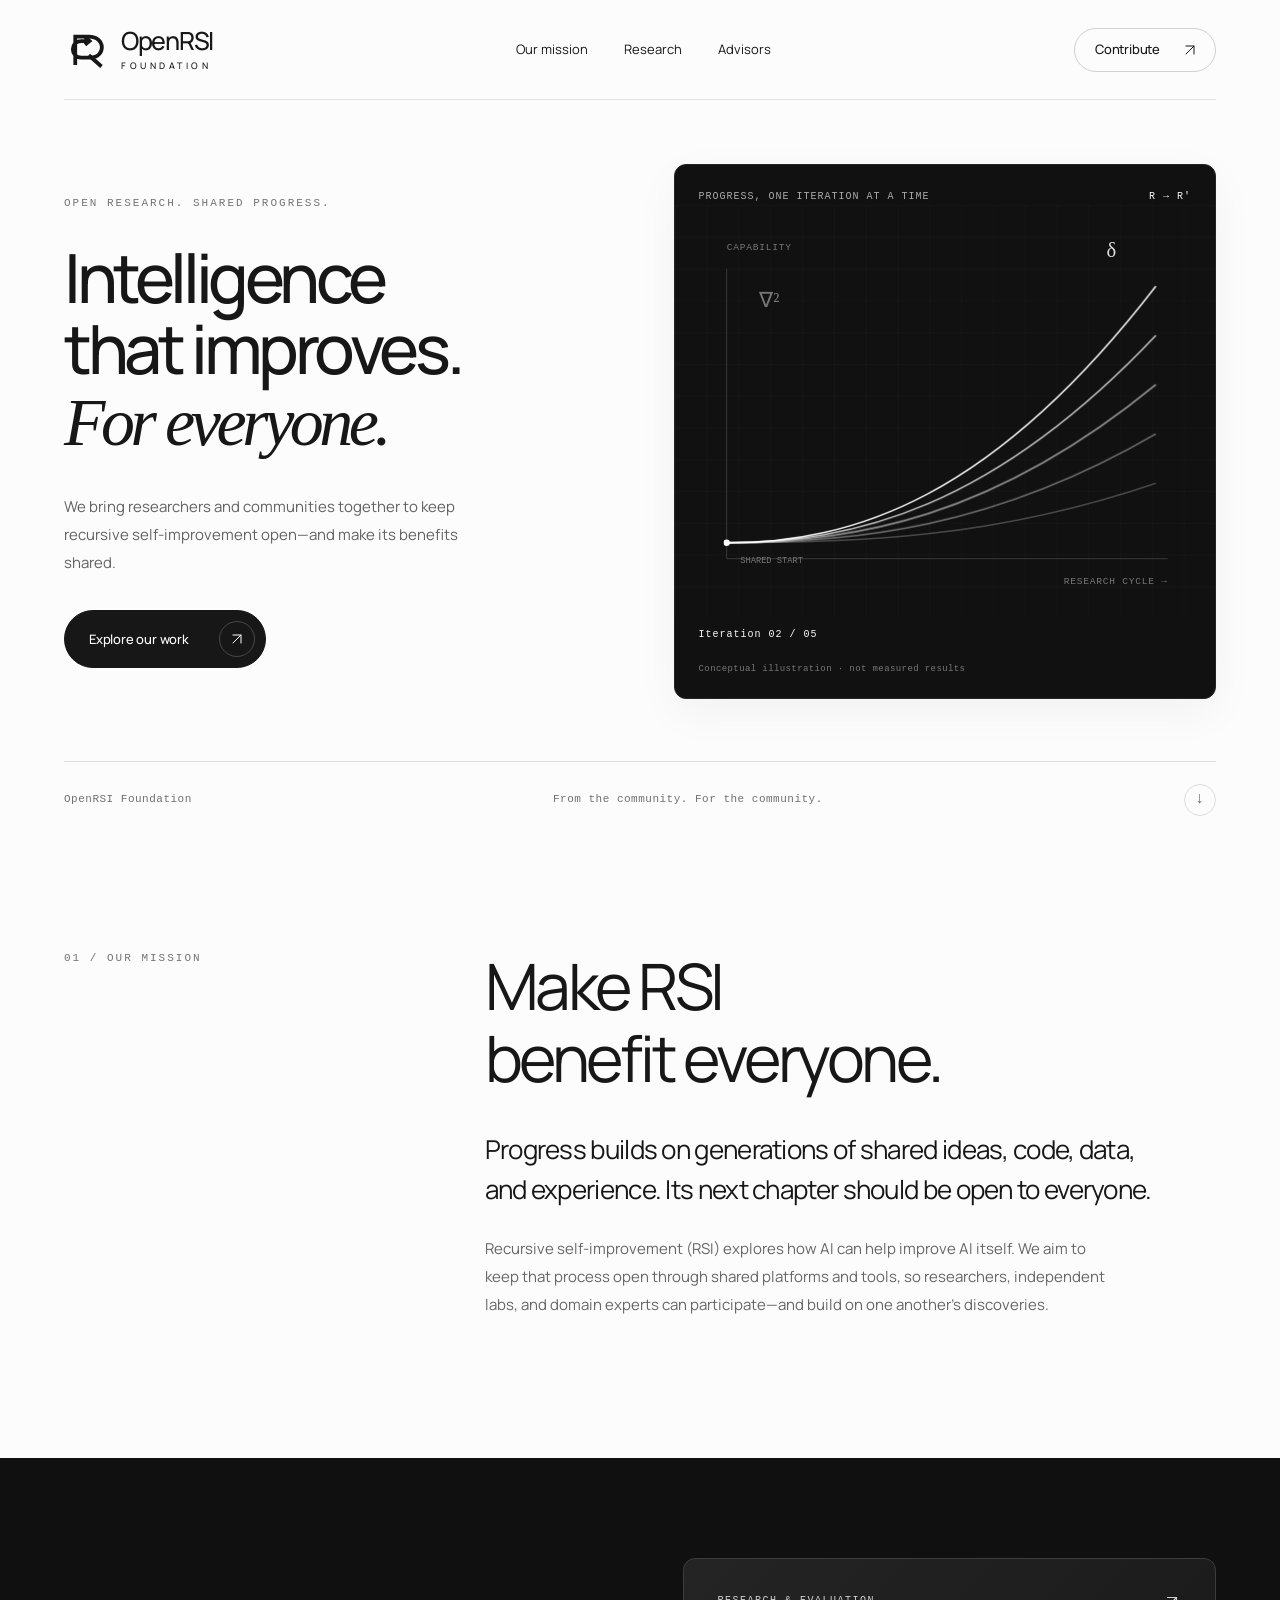
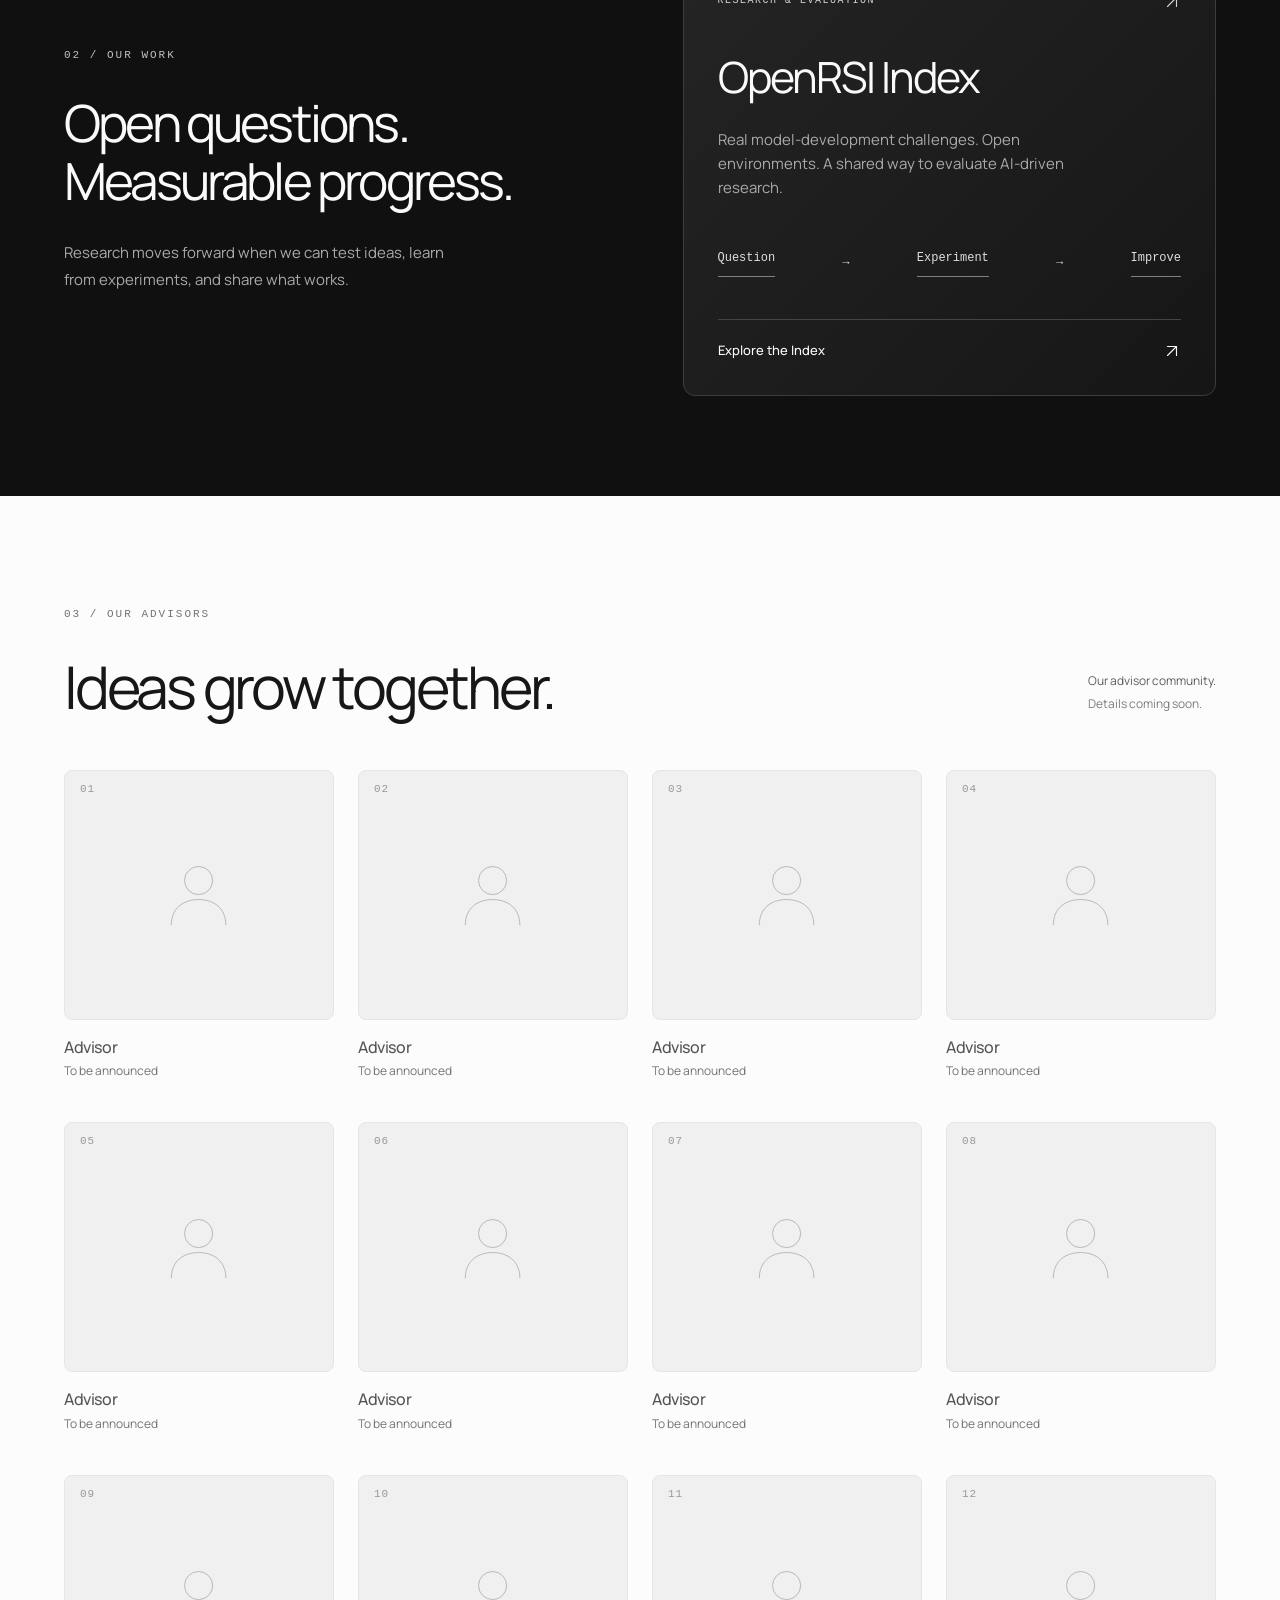
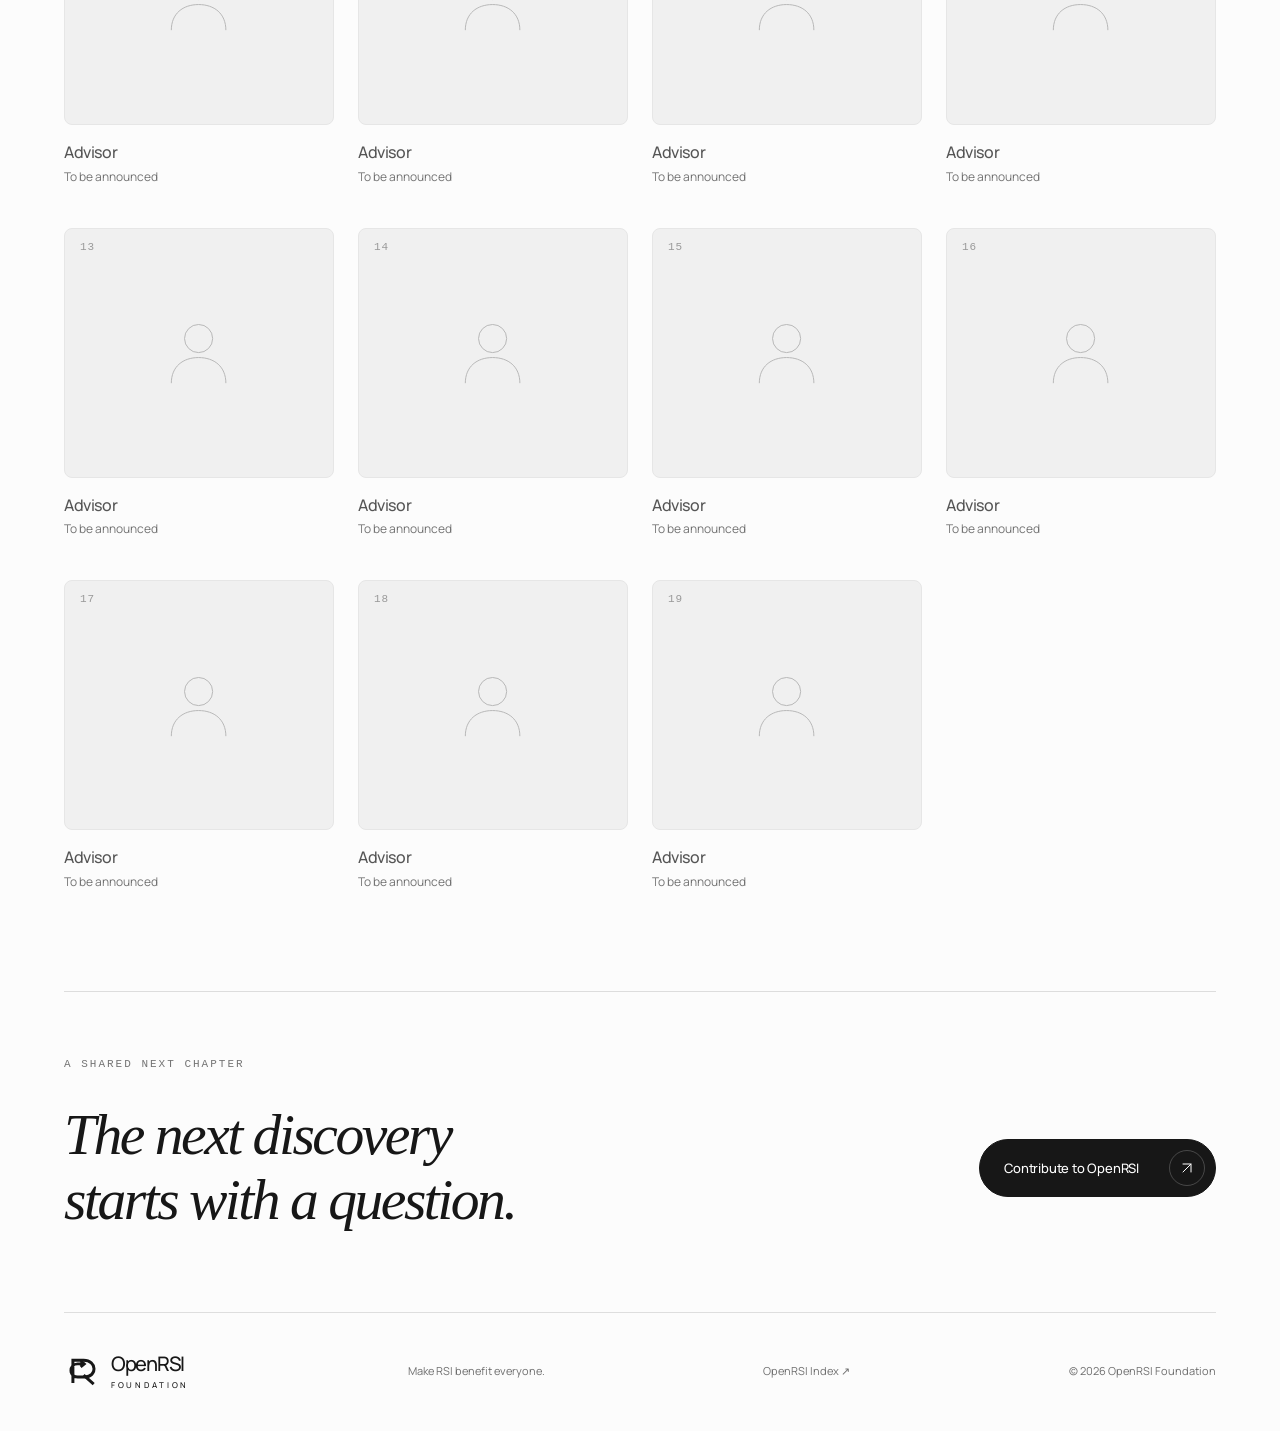
<file: preview/iterative-curves/index.html>
<!DOCTYPE html><html lang="en"><head><meta charset="utf-8"><meta name="viewport" content="width=device-width,initial-scale=1"><title>OpenRSI Foundation — Make RSI Benefit Everyone</title><meta name="description" content="Open research, shared tools, and a community advancing recursive self-improvement. Explore OpenRSI Index and meet our advisors."><meta name="theme-color" content="#262626"><link rel="icon" href="../../favicon.svg" type="image/svg+xml"><link rel="stylesheet" href="style.css"></head><body><a class="skip" href="#main">Skip to content</a><header class="wrap"><a class="brand" href="#" aria-label="OpenRSI Foundation home"><svg viewBox="0 0 64 64" fill="none" aria-hidden="true"><path d="M15 52V14h18c23 0 23 28 2 28H23c-15 0-15-22 0-22h10" stroke="currentColor" stroke-width="5"/><path d="m33 39 17 15M28 15l6 5-6 5" stroke="currentColor" stroke-width="5"/></svg><span>OpenRSI<span class="brand-sub">FOUNDATION</span></span></a><nav aria-label="Main navigation"><a href="#mission">Our mission</a><a href="#research">Research</a><a href="#advisors">Advisors</a></nav><a class="nav-cta" href="https://index.openrsi.foundation/contribute.html">Contribute <svg class="arrow-icon" viewBox="0 0 24 24" fill="none" aria-hidden="true"><path d="M6 18 18 6M6 6h12v12" stroke="currentColor" stroke-width="1.5" stroke-linecap="round" stroke-linejoin="round"/></svg></a></header><main id="main"><section class="hero wrap"><div class="hero-copy"><p class="eyebrow">OPEN RESEARCH. SHARED PROGRESS.</p><h1>Intelligence<br>that improves.<br><em>For everyone.</em></h1><p class="intro">We bring researchers and communities together to keep recursive self-improvement open—and make its benefits shared.</p><a class="button" href="#research">Explore our work <svg class="arrow-icon" viewBox="0 0 24 24" fill="none" aria-hidden="true"><path d="M6 18 18 6M6 6h12v12" stroke="currentColor" stroke-width="1.5" stroke-linecap="round" stroke-linejoin="round"/></svg></a></div><div class="hero-figure"><div class="figure-top"><span>PROGRESS, ONE ITERATION AT A TIME</span><span>R → R′</span></div><svg class="curve iteration-field" viewBox="0 0 680 520" role="img" aria-label="Five successive curves are drawn from the same starting point. Each new iteration extends above the last, illustrating cumulative improvement, not measured results."><defs><pattern id="iteration-grid" width="40" height="40" patternUnits="userSpaceOnUse"><path d="M40 0H0V40" fill="none" stroke="#fff" stroke-opacity=".035"/></pattern></defs><rect width="680" height="520" fill="#111"/><rect width="680" height="520" fill="url(#iteration-grid)"/><path d="M65 80V445H620" fill="none" stroke="#444" stroke-width="1"/><text x="65" y="56" fill="#777" font-size="12" font-family="monospace" letter-spacing="1">CAPABILITY</text><text x="620" y="477" text-anchor="end" fill="#777" font-size="12" font-family="monospace" letter-spacing="1">RESEARCH CYCLE →</text><g fill="none" stroke="#fff" stroke-width="1.5"><path class="iteration-trace trace-0" pathLength="1" d="M65 425 C225 425 400 420 605 350" style="--delay:0.0s;--tone:0.23"/><path class="iteration-trace trace-1" pathLength="1" d="M65 425 C225 425 400 407 605 288" style="--delay:1.8s;--tone:0.41000000000000003"/><path class="iteration-trace trace-2" pathLength="1" d="M65 425 C225 425 400 394 605 226" style="--delay:3.6s;--tone:0.59"/><path class="iteration-trace trace-3" pathLength="1" d="M65 425 C225 425 400 381 605 164" style="--delay:5.4s;--tone:0.77"/><path class="iteration-trace trace-4" pathLength="1" d="M65 425 C225 425 400 368 605 102" style="--delay:7.2s;--tone:0.95"/></g><circle cx="65" cy="425" r="4" fill="#fff"/><text x="82" y="451" fill="#777" font-size="11" font-family="monospace">SHARED START</text><g fill="#ddd" font-family="Georgia,serif" font-size="26"><text x="543" y="66">δ</text><text x="106" y="128" opacity=".5">∇²</text></g></svg><div class="figure-bottom iteration-controls"><span class="iteration-label" aria-live="off">Iteration 01 / 05</span></div><p class="concept-note">Conceptual illustration · not measured results</p></div><div class="hero-foot"><span>OpenRSI Foundation</span><span>From the community. For the community.</span><a href="#mission" aria-label="Read our mission">↓</a></div></section><section id="mission" class="mission wrap"><p class="eyebrow">01 / OUR MISSION</p><div><h2>Make RSI<br>benefit everyone.</h2><p class="large-copy">Progress builds on generations of shared ideas, code, data, and experience. Its next chapter should be open to everyone.</p><p>Recursive self-improvement (RSI) explores how AI can help improve AI itself. We aim to keep that process open through shared platforms and tools, so researchers, independent labs, and domain experts can participate—and build on one another’s discoveries.</p></div></section><section id="research" class="research"><div class="wrap research-inner"><div><p class="eyebrow">02 / OUR WORK</p><h2>Open questions.<br>Measurable progress.</h2><p>Research moves forward when we can test ideas, learn from experiments, and share what works.</p></div><a class="project" href="https://index.openrsi.foundation/"><div class="project-top"><span>RESEARCH & EVALUATION</span><svg class="arrow-icon" viewBox="0 0 24 24" fill="none" aria-hidden="true"><path d="M6 18 18 6M6 6h12v12" stroke="currentColor" stroke-width="1.5" stroke-linecap="round" stroke-linejoin="round"/></svg></div><h3>OpenRSI Index</h3><p>Real model-development challenges. Open environments. A shared way to evaluate AI-driven research.</p><div class="project-diagram" aria-hidden="true"><span>Question</span><i>→</i><span>Experiment</span><i>→</i><span>Improve</span></div><div class="project-bottom">Explore the Index <svg class="arrow-icon" viewBox="0 0 24 24" fill="none" aria-hidden="true"><path d="M6 18 18 6M6 6h12v12" stroke="currentColor" stroke-width="1.5" stroke-linecap="round" stroke-linejoin="round"/></svg></div></a></div></section><section id="advisors" class="advisors-section wrap"><div class="section-heading"><div><p class="eyebrow">03 / OUR ADVISORS</p><h2>Ideas grow together.</h2></div><p>Our advisor community.<br><span>Details coming soon.</span></p></div><ul class="advisors"><li><div class="advisor-placeholder"><div class="portrait placeholder-portrait" aria-hidden="true"><svg viewBox="0 0 120 120" fill="none"><circle cx="60" cy="43" r="17"/><path d="M27 97c0-20 14-31 33-31s33 11 33 31"/></svg><span class="placeholder-number">01</span></div><h3>Advisor</h3><p>To be announced</p></div></li><li><div class="advisor-placeholder"><div class="portrait placeholder-portrait" aria-hidden="true"><svg viewBox="0 0 120 120" fill="none"><circle cx="60" cy="43" r="17"/><path d="M27 97c0-20 14-31 33-31s33 11 33 31"/></svg><span class="placeholder-number">02</span></div><h3>Advisor</h3><p>To be announced</p></div></li><li><div class="advisor-placeholder"><div class="portrait placeholder-portrait" aria-hidden="true"><svg viewBox="0 0 120 120" fill="none"><circle cx="60" cy="43" r="17"/><path d="M27 97c0-20 14-31 33-31s33 11 33 31"/></svg><span class="placeholder-number">03</span></div><h3>Advisor</h3><p>To be announced</p></div></li><li><div class="advisor-placeholder"><div class="portrait placeholder-portrait" aria-hidden="true"><svg viewBox="0 0 120 120" fill="none"><circle cx="60" cy="43" r="17"/><path d="M27 97c0-20 14-31 33-31s33 11 33 31"/></svg><span class="placeholder-number">04</span></div><h3>Advisor</h3><p>To be announced</p></div></li><li><div class="advisor-placeholder"><div class="portrait placeholder-portrait" aria-hidden="true"><svg viewBox="0 0 120 120" fill="none"><circle cx="60" cy="43" r="17"/><path d="M27 97c0-20 14-31 33-31s33 11 33 31"/></svg><span class="placeholder-number">05</span></div><h3>Advisor</h3><p>To be announced</p></div></li><li><div class="advisor-placeholder"><div class="portrait placeholder-portrait" aria-hidden="true"><svg viewBox="0 0 120 120" fill="none"><circle cx="60" cy="43" r="17"/><path d="M27 97c0-20 14-31 33-31s33 11 33 31"/></svg><span class="placeholder-number">06</span></div><h3>Advisor</h3><p>To be announced</p></div></li><li><div class="advisor-placeholder"><div class="portrait placeholder-portrait" aria-hidden="true"><svg viewBox="0 0 120 120" fill="none"><circle cx="60" cy="43" r="17"/><path d="M27 97c0-20 14-31 33-31s33 11 33 31"/></svg><span class="placeholder-number">07</span></div><h3>Advisor</h3><p>To be announced</p></div></li><li><div class="advisor-placeholder"><div class="portrait placeholder-portrait" aria-hidden="true"><svg viewBox="0 0 120 120" fill="none"><circle cx="60" cy="43" r="17"/><path d="M27 97c0-20 14-31 33-31s33 11 33 31"/></svg><span class="placeholder-number">08</span></div><h3>Advisor</h3><p>To be announced</p></div></li><li><div class="advisor-placeholder"><div class="portrait placeholder-portrait" aria-hidden="true"><svg viewBox="0 0 120 120" fill="none"><circle cx="60" cy="43" r="17"/><path d="M27 97c0-20 14-31 33-31s33 11 33 31"/></svg><span class="placeholder-number">09</span></div><h3>Advisor</h3><p>To be announced</p></div></li><li><div class="advisor-placeholder"><div class="portrait placeholder-portrait" aria-hidden="true"><svg viewBox="0 0 120 120" fill="none"><circle cx="60" cy="43" r="17"/><path d="M27 97c0-20 14-31 33-31s33 11 33 31"/></svg><span class="placeholder-number">10</span></div><h3>Advisor</h3><p>To be announced</p></div></li><li><div class="advisor-placeholder"><div class="portrait placeholder-portrait" aria-hidden="true"><svg viewBox="0 0 120 120" fill="none"><circle cx="60" cy="43" r="17"/><path d="M27 97c0-20 14-31 33-31s33 11 33 31"/></svg><span class="placeholder-number">11</span></div><h3>Advisor</h3><p>To be announced</p></div></li><li><div class="advisor-placeholder"><div class="portrait placeholder-portrait" aria-hidden="true"><svg viewBox="0 0 120 120" fill="none"><circle cx="60" cy="43" r="17"/><path d="M27 97c0-20 14-31 33-31s33 11 33 31"/></svg><span class="placeholder-number">12</span></div><h3>Advisor</h3><p>To be announced</p></div></li><li><div class="advisor-placeholder"><div class="portrait placeholder-portrait" aria-hidden="true"><svg viewBox="0 0 120 120" fill="none"><circle cx="60" cy="43" r="17"/><path d="M27 97c0-20 14-31 33-31s33 11 33 31"/></svg><span class="placeholder-number">13</span></div><h3>Advisor</h3><p>To be announced</p></div></li><li><div class="advisor-placeholder"><div class="portrait placeholder-portrait" aria-hidden="true"><svg viewBox="0 0 120 120" fill="none"><circle cx="60" cy="43" r="17"/><path d="M27 97c0-20 14-31 33-31s33 11 33 31"/></svg><span class="placeholder-number">14</span></div><h3>Advisor</h3><p>To be announced</p></div></li><li><div class="advisor-placeholder"><div class="portrait placeholder-portrait" aria-hidden="true"><svg viewBox="0 0 120 120" fill="none"><circle cx="60" cy="43" r="17"/><path d="M27 97c0-20 14-31 33-31s33 11 33 31"/></svg><span class="placeholder-number">15</span></div><h3>Advisor</h3><p>To be announced</p></div></li><li><div class="advisor-placeholder"><div class="portrait placeholder-portrait" aria-hidden="true"><svg viewBox="0 0 120 120" fill="none"><circle cx="60" cy="43" r="17"/><path d="M27 97c0-20 14-31 33-31s33 11 33 31"/></svg><span class="placeholder-number">16</span></div><h3>Advisor</h3><p>To be announced</p></div></li><li><div class="advisor-placeholder"><div class="portrait placeholder-portrait" aria-hidden="true"><svg viewBox="0 0 120 120" fill="none"><circle cx="60" cy="43" r="17"/><path d="M27 97c0-20 14-31 33-31s33 11 33 31"/></svg><span class="placeholder-number">17</span></div><h3>Advisor</h3><p>To be announced</p></div></li><li><div class="advisor-placeholder"><div class="portrait placeholder-portrait" aria-hidden="true"><svg viewBox="0 0 120 120" fill="none"><circle cx="60" cy="43" r="17"/><path d="M27 97c0-20 14-31 33-31s33 11 33 31"/></svg><span class="placeholder-number">18</span></div><h3>Advisor</h3><p>To be announced</p></div></li><li><div class="advisor-placeholder"><div class="portrait placeholder-portrait" aria-hidden="true"><svg viewBox="0 0 120 120" fill="none"><circle cx="60" cy="43" r="17"/><path d="M27 97c0-20 14-31 33-31s33 11 33 31"/></svg><span class="placeholder-number">19</span></div><h3>Advisor</h3><p>To be announced</p></div></li></ul></section><section class="closing wrap"><p class="eyebrow">A SHARED NEXT CHAPTER</p><div><h2>The next discovery<br>starts with a question.</h2><a class="button" href="https://index.openrsi.foundation/contribute.html">Contribute to OpenRSI <svg class="arrow-icon" viewBox="0 0 24 24" fill="none" aria-hidden="true"><path d="M6 18 18 6M6 6h12v12" stroke="currentColor" stroke-width="1.5" stroke-linecap="round" stroke-linejoin="round"/></svg></a></div></section></main><footer class="wrap"><a class="brand" href="#"><svg viewBox="0 0 64 64" fill="none" aria-hidden="true"><path d="M15 52V14h18c23 0 23 28 2 28H23c-15 0-15-22 0-22h10" stroke="currentColor" stroke-width="5"/><path d="m33 39 17 15M28 15l6 5-6 5" stroke="currentColor" stroke-width="5"/></svg><span>OpenRSI<span class="brand-sub">FOUNDATION</span></span></a><p>Make RSI benefit everyone.</p><a href="https://index.openrsi.foundation/">OpenRSI Index ↗</a><span>© 2026 OpenRSI Foundation</span></footer><script src="animation.js"></script></body></html>
</file>
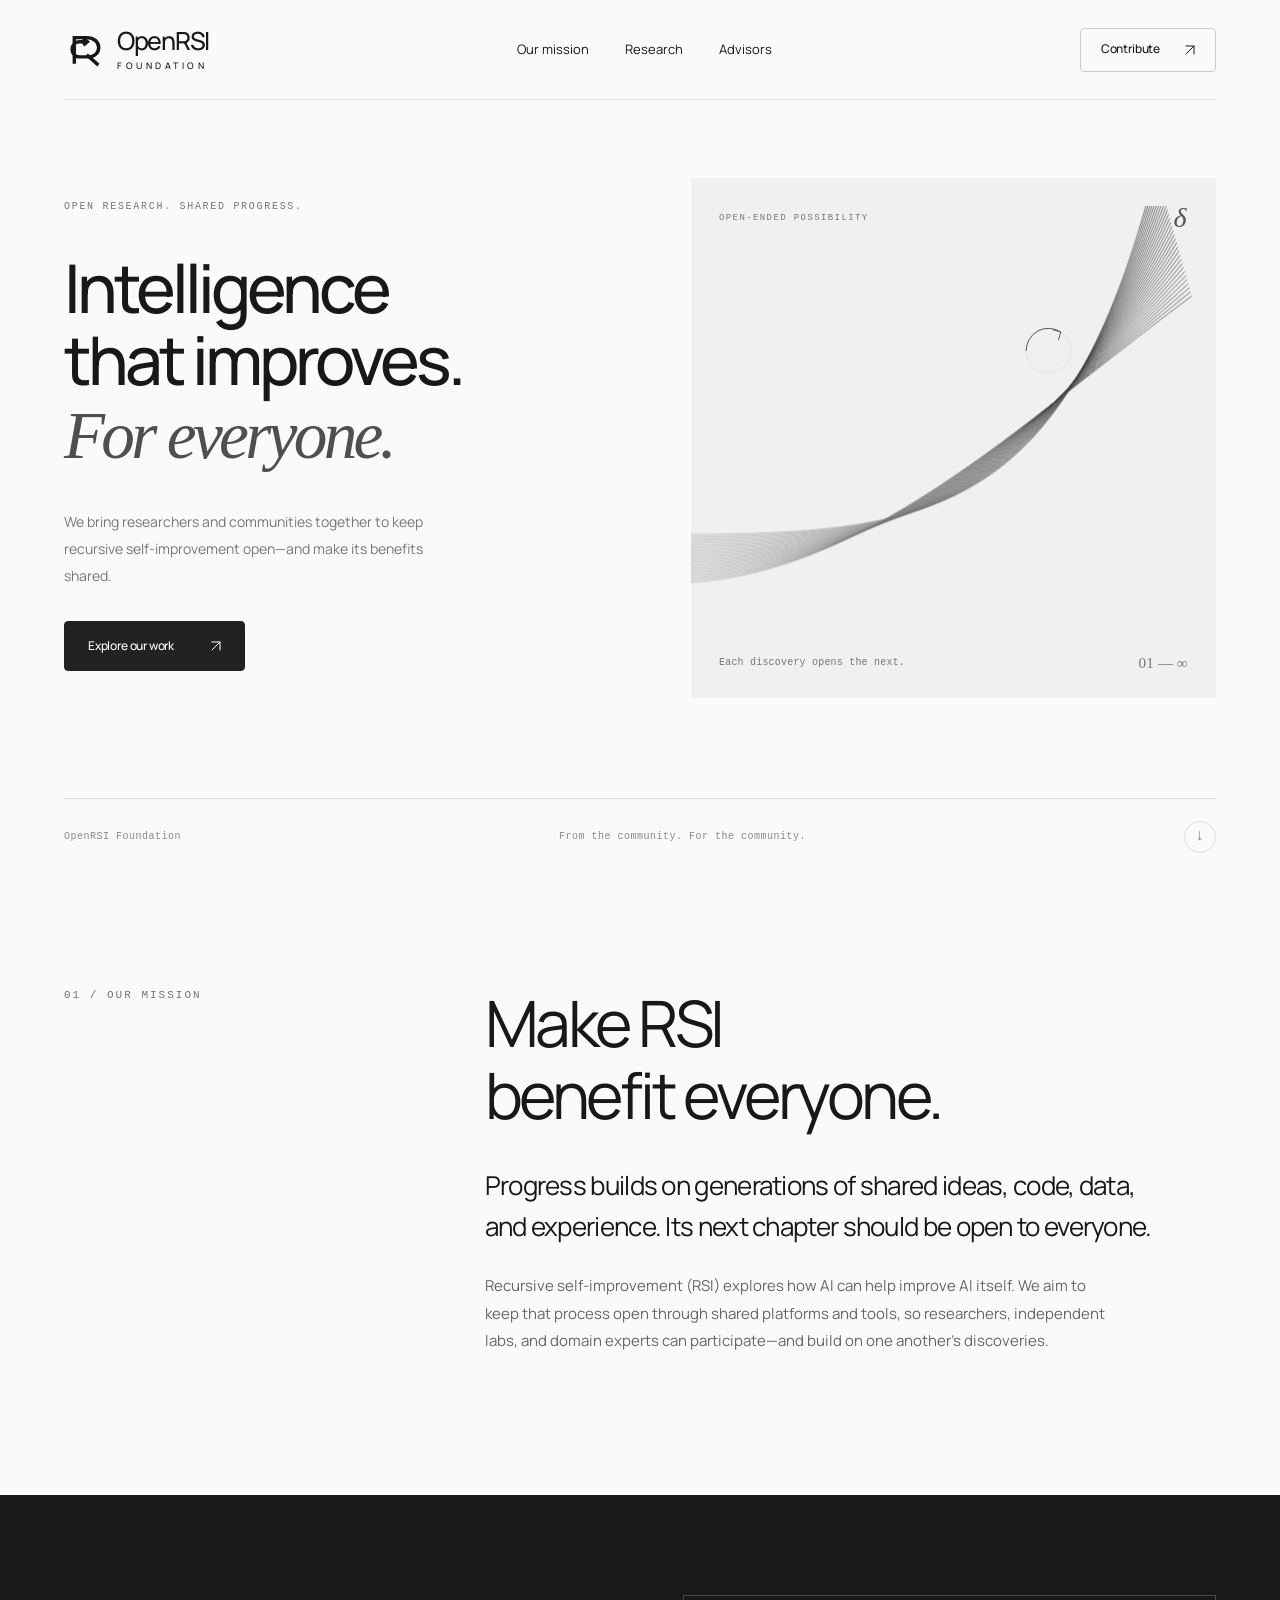
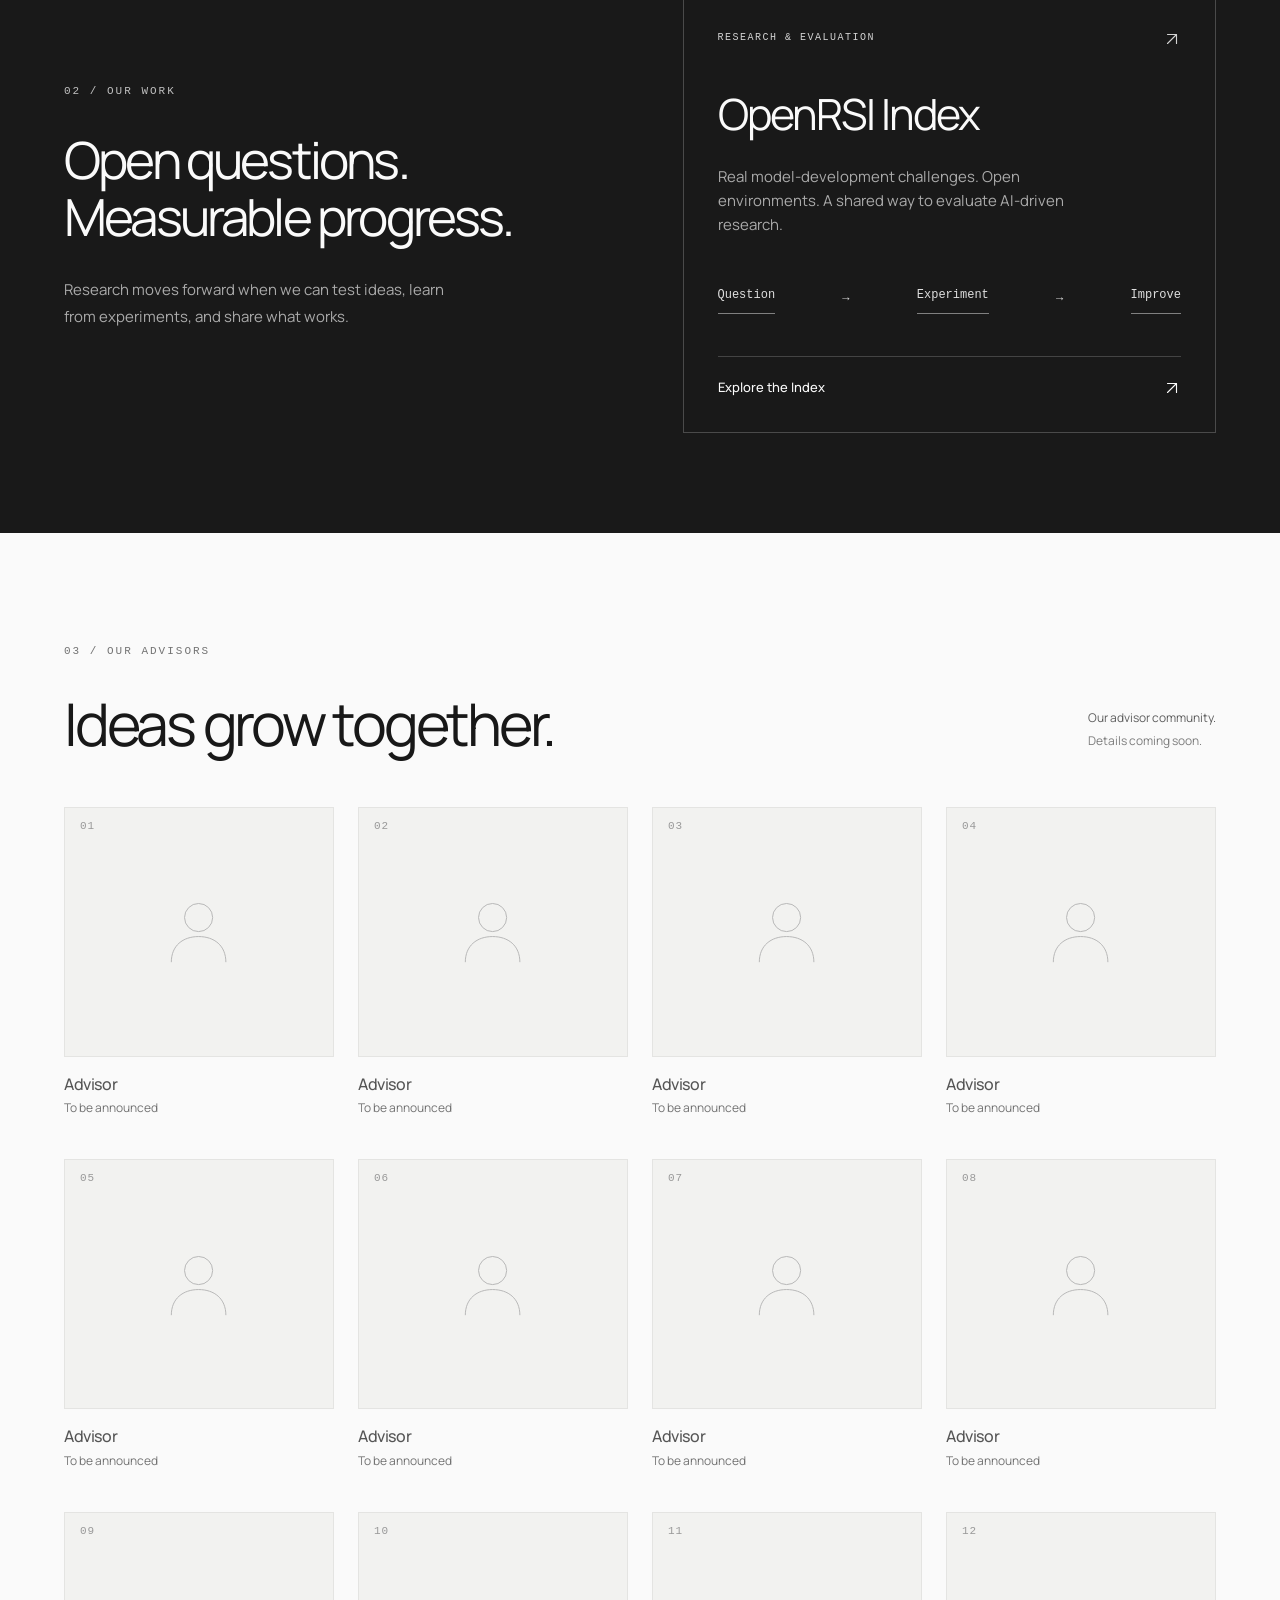
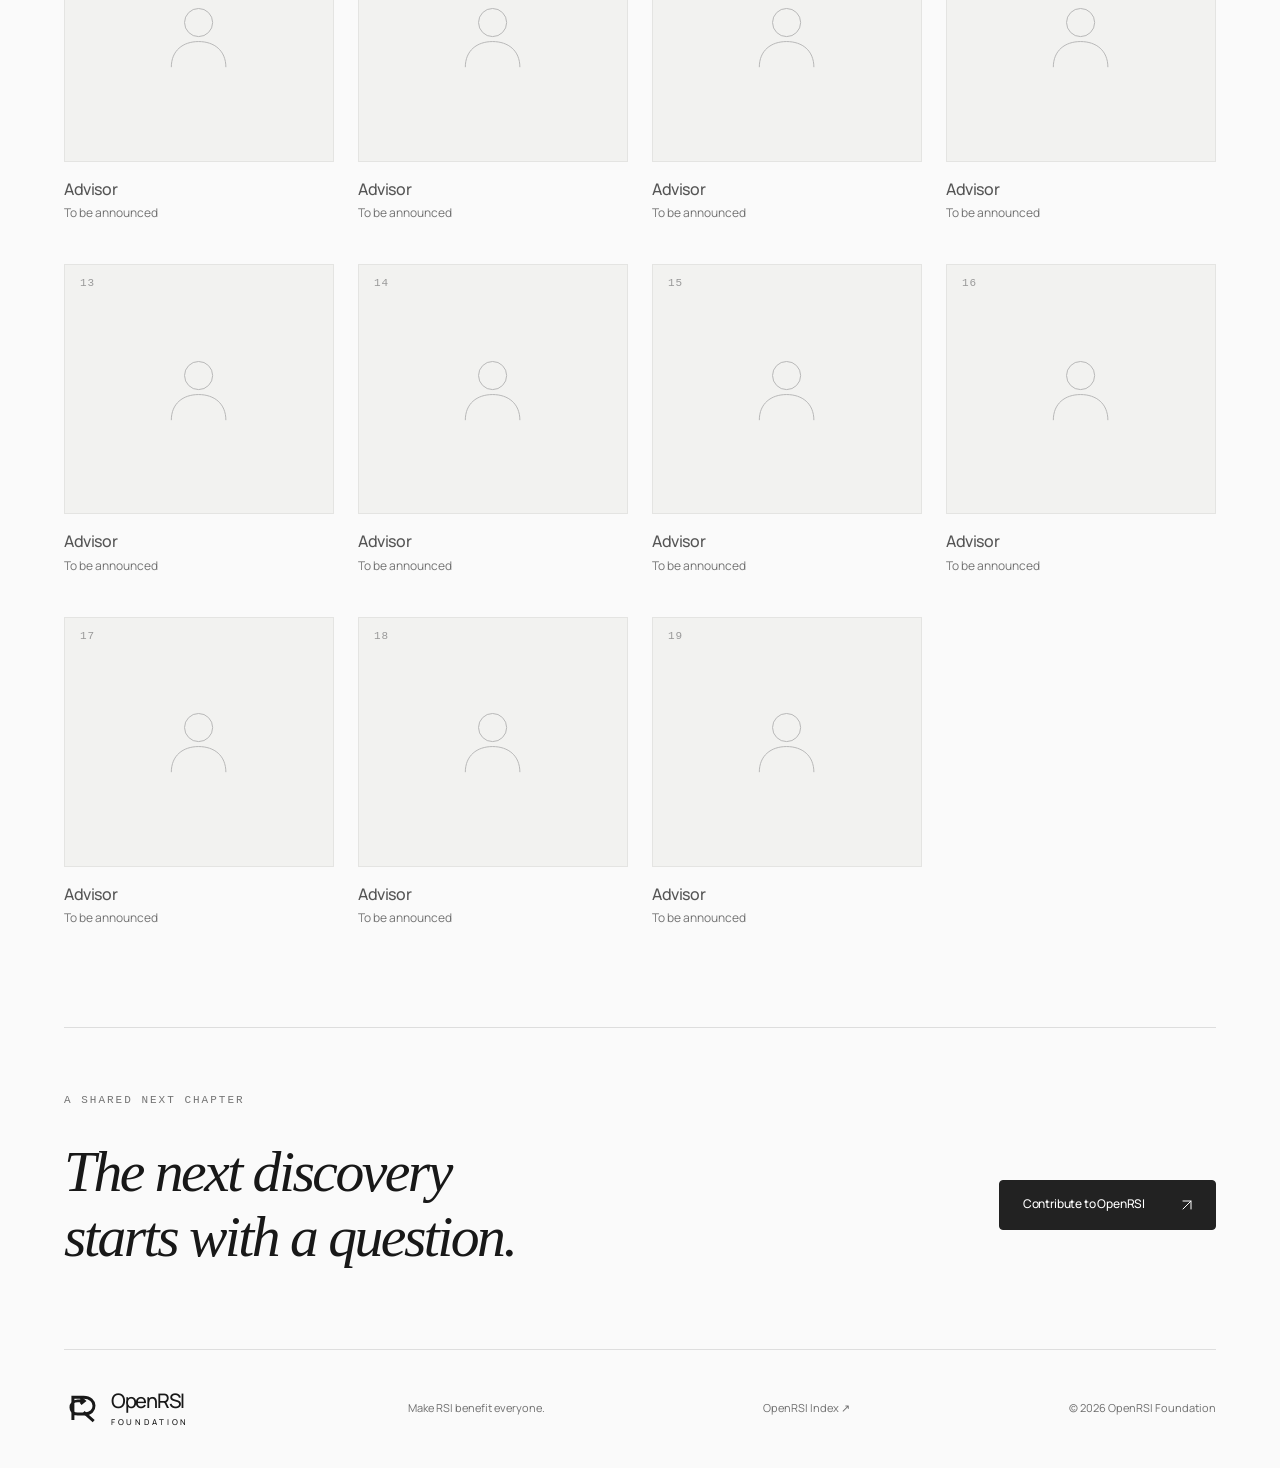
<file: preview/quiet-curves/index.html>
<!DOCTYPE html><html lang="en"><head><meta charset="utf-8"><meta name="viewport" content="width=device-width,initial-scale=1"><title>OpenRSI Foundation — Make RSI Benefit Everyone</title><meta name="description" content="Open research, shared tools, and a community advancing recursive self-improvement. Explore OpenRSI Index and meet our advisors."><meta name="theme-color" content="#262626"><link rel="icon" href="../../favicon.svg" type="image/svg+xml"><link rel="stylesheet" href="style.css"></head><body><a class="skip" href="#main">Skip to content</a><header class="wrap"><a class="brand" href="#" aria-label="OpenRSI Foundation home"><svg viewBox="0 0 64 64" fill="none" aria-hidden="true"><path d="M15 52V14h18c23 0 23 28 2 28H23c-15 0-15-22 0-22h10" stroke="currentColor" stroke-width="5"/><path d="m33 39 17 15M28 15l6 5-6 5" stroke="currentColor" stroke-width="5"/></svg><span>OpenRSI<span class="brand-sub">FOUNDATION</span></span></a><nav aria-label="Main navigation"><a href="#mission">Our mission</a><a href="#research">Research</a><a href="#advisors">Advisors</a></nav><a class="nav-cta" href="https://index.openrsi.foundation/contribute.html">Contribute <svg class="arrow-icon" viewBox="0 0 24 24" fill="none" aria-hidden="true"><path d="M6 18 18 6M6 6h12v12" stroke="currentColor" stroke-width="1.5" stroke-linecap="round" stroke-linejoin="round"/></svg></a></header><main id="main"><section class="hero wrap"><div class="hero-copy"><p class="eyebrow">OPEN RESEARCH. SHARED PROGRESS.</p><h1>Intelligence<br>that improves.<br><em>For everyone.</em></h1><p class="intro">We bring researchers and communities together to keep recursive self-improvement open—and make its benefits shared.</p><a class="button" href="#research">Explore our work <svg class="arrow-icon" viewBox="0 0 24 24" fill="none" aria-hidden="true"><path d="M6 18 18 6M6 6h12v12" stroke="currentColor" stroke-width="1.5" stroke-linecap="round" stroke-linejoin="round"/></svg></a></div><div class="hero-figure"><div class="figure-top quiet-top"><span>OPEN-ENDED POSSIBILITY</span><span class="math-mark">δ</span></div><svg class="curve quiet-field" viewBox="0 0 680 560" role="img" aria-label="A fine family of rising curves, a visual study of continuous improvement."><defs><linearGradient id="quiet-ink" x1="0" y1="1" x2="1" y2="0"><stop offset="0" stop-color="#b5b5b5"/><stop offset=".44" stop-color="#595959"/><stop offset="1" stop-color="#1c1c1c"/></linearGradient></defs><g class="engraved-curves" fill="none" stroke="url(#quiet-ink)" stroke-width=".75"><path d="M-30 408.0 C310.0 408.0 486.0 390.0 602.0 -65.0"/><path d="M-30 410.1 C307.0 410.1 484.0 386.0 603.5 -59.7"/><path d="M-30 412.1 C304.0 412.1 482.0 382.0 605.0 -54.4"/><path d="M-30 414.1 C301.0 414.1 480.0 378.0 606.5 -49.1"/><path d="M-30 416.2 C298.0 416.2 478.0 374.0 608.0 -43.8"/><path d="M-30 418.2 C295.0 418.2 476.0 370.0 609.5 -38.5"/><path d="M-30 420.3 C292.0 420.3 474.0 366.0 611.0 -33.2"/><path d="M-30 422.4 C289.0 422.4 472.0 362.0 612.5 -27.9"/><path d="M-30 424.4 C286.0 424.4 470.0 358.0 614.0 -22.6"/><path d="M-30 426.4 C283.0 426.4 468.0 354.0 615.5 -17.3"/><path d="M-30 428.5 C280.0 428.5 466.0 350.0 617.0 -12.0"/><path d="M-30 430.6 C277.0 430.6 464.0 346.0 618.5 -6.7"/><path d="M-30 432.6 C274.0 432.6 462.0 342.0 620.0 -1.4"/><path d="M-30 434.6 C271.0 434.6 460.0 338.0 621.5 3.9"/><path d="M-30 436.7 C268.0 436.7 458.0 334.0 623.0 9.2"/><path d="M-30 438.8 C265.0 438.8 456.0 330.0 624.5 14.5"/><path d="M-30 440.8 C262.0 440.8 454.0 326.0 626.0 19.8"/><path d="M-30 442.9 C259.0 442.9 452.0 322.0 627.5 25.1"/><path d="M-30 444.9 C256.0 444.9 450.0 318.0 629.0 30.4"/><path d="M-30 446.9 C253.0 446.9 448.0 314.0 630.5 35.7"/><path d="M-30 449.0 C250.0 449.0 446.0 310.0 632.0 41.0"/><path d="M-30 451.1 C247.0 451.1 444.0 306.0 633.5 46.3"/><path d="M-30 453.1 C244.0 453.1 442.0 302.0 635.0 51.6"/><path d="M-30 455.1 C241.0 455.1 440.0 298.0 636.5 56.9"/><path d="M-30 457.2 C238.0 457.2 438.0 294.0 638.0 62.2"/><path d="M-30 459.2 C235.0 459.2 436.0 290.0 639.5 67.5"/><path d="M-30 461.3 C232.0 461.3 434.0 286.0 641.0 72.8"/><path d="M-30 463.4 C229.0 463.4 432.0 282.0 642.5 78.1"/><path d="M-30 465.4 C226.0 465.4 430.0 278.0 644.0 83.4"/><path d="M-30 467.4 C223.0 467.4 428.0 274.0 645.5 88.7"/><path d="M-30 469.5 C220.0 469.5 426.0 270.0 647.0 94.0"/><path d="M-30 471.6 C217.0 471.6 424.0 266.0 648.5 99.3"/></g><g class="upward-orbit" aria-hidden="true"><path class="orbit-track" d="M434 170a29 29 0 1 1 58 0a29 29 0 1 1-58 0"/><g class="orbit-arrow"><path d="M434 170a29 29 0 0 1 45-24"/><path d="m469 143 10 3-3 10"/></g></g></svg><div class="figure-bottom quiet-bottom"><span>Each discovery opens the next.</span><span>01 — ∞</span></div></div><div class="hero-foot"><span>OpenRSI Foundation</span><span>From the community. For the community.</span><a href="#mission" aria-label="Read our mission">↓</a></div></section><section id="mission" class="mission wrap"><p class="eyebrow">01 / OUR MISSION</p><div><h2>Make RSI<br>benefit everyone.</h2><p class="large-copy">Progress builds on generations of shared ideas, code, data, and experience. Its next chapter should be open to everyone.</p><p>Recursive self-improvement (RSI) explores how AI can help improve AI itself. We aim to keep that process open through shared platforms and tools, so researchers, independent labs, and domain experts can participate—and build on one another’s discoveries.</p></div></section><section id="research" class="research"><div class="wrap research-inner"><div><p class="eyebrow">02 / OUR WORK</p><h2>Open questions.<br>Measurable progress.</h2><p>Research moves forward when we can test ideas, learn from experiments, and share what works.</p></div><a class="project" href="https://index.openrsi.foundation/"><div class="project-top"><span>RESEARCH & EVALUATION</span><svg class="arrow-icon" viewBox="0 0 24 24" fill="none" aria-hidden="true"><path d="M6 18 18 6M6 6h12v12" stroke="currentColor" stroke-width="1.5" stroke-linecap="round" stroke-linejoin="round"/></svg></div><h3>OpenRSI Index</h3><p>Real model-development challenges. Open environments. A shared way to evaluate AI-driven research.</p><div class="project-diagram" aria-hidden="true"><span>Question</span><i>→</i><span>Experiment</span><i>→</i><span>Improve</span></div><div class="project-bottom">Explore the Index <svg class="arrow-icon" viewBox="0 0 24 24" fill="none" aria-hidden="true"><path d="M6 18 18 6M6 6h12v12" stroke="currentColor" stroke-width="1.5" stroke-linecap="round" stroke-linejoin="round"/></svg></div></a></div></section><section id="advisors" class="advisors-section wrap"><div class="section-heading"><div><p class="eyebrow">03 / OUR ADVISORS</p><h2>Ideas grow together.</h2></div><p>Our advisor community.<br><span>Details coming soon.</span></p></div><ul class="advisors"><li><div class="advisor-placeholder"><div class="portrait placeholder-portrait" aria-hidden="true"><svg viewBox="0 0 120 120" fill="none"><circle cx="60" cy="43" r="17"/><path d="M27 97c0-20 14-31 33-31s33 11 33 31"/></svg><span class="placeholder-number">01</span></div><h3>Advisor</h3><p>To be announced</p></div></li><li><div class="advisor-placeholder"><div class="portrait placeholder-portrait" aria-hidden="true"><svg viewBox="0 0 120 120" fill="none"><circle cx="60" cy="43" r="17"/><path d="M27 97c0-20 14-31 33-31s33 11 33 31"/></svg><span class="placeholder-number">02</span></div><h3>Advisor</h3><p>To be announced</p></div></li><li><div class="advisor-placeholder"><div class="portrait placeholder-portrait" aria-hidden="true"><svg viewBox="0 0 120 120" fill="none"><circle cx="60" cy="43" r="17"/><path d="M27 97c0-20 14-31 33-31s33 11 33 31"/></svg><span class="placeholder-number">03</span></div><h3>Advisor</h3><p>To be announced</p></div></li><li><div class="advisor-placeholder"><div class="portrait placeholder-portrait" aria-hidden="true"><svg viewBox="0 0 120 120" fill="none"><circle cx="60" cy="43" r="17"/><path d="M27 97c0-20 14-31 33-31s33 11 33 31"/></svg><span class="placeholder-number">04</span></div><h3>Advisor</h3><p>To be announced</p></div></li><li><div class="advisor-placeholder"><div class="portrait placeholder-portrait" aria-hidden="true"><svg viewBox="0 0 120 120" fill="none"><circle cx="60" cy="43" r="17"/><path d="M27 97c0-20 14-31 33-31s33 11 33 31"/></svg><span class="placeholder-number">05</span></div><h3>Advisor</h3><p>To be announced</p></div></li><li><div class="advisor-placeholder"><div class="portrait placeholder-portrait" aria-hidden="true"><svg viewBox="0 0 120 120" fill="none"><circle cx="60" cy="43" r="17"/><path d="M27 97c0-20 14-31 33-31s33 11 33 31"/></svg><span class="placeholder-number">06</span></div><h3>Advisor</h3><p>To be announced</p></div></li><li><div class="advisor-placeholder"><div class="portrait placeholder-portrait" aria-hidden="true"><svg viewBox="0 0 120 120" fill="none"><circle cx="60" cy="43" r="17"/><path d="M27 97c0-20 14-31 33-31s33 11 33 31"/></svg><span class="placeholder-number">07</span></div><h3>Advisor</h3><p>To be announced</p></div></li><li><div class="advisor-placeholder"><div class="portrait placeholder-portrait" aria-hidden="true"><svg viewBox="0 0 120 120" fill="none"><circle cx="60" cy="43" r="17"/><path d="M27 97c0-20 14-31 33-31s33 11 33 31"/></svg><span class="placeholder-number">08</span></div><h3>Advisor</h3><p>To be announced</p></div></li><li><div class="advisor-placeholder"><div class="portrait placeholder-portrait" aria-hidden="true"><svg viewBox="0 0 120 120" fill="none"><circle cx="60" cy="43" r="17"/><path d="M27 97c0-20 14-31 33-31s33 11 33 31"/></svg><span class="placeholder-number">09</span></div><h3>Advisor</h3><p>To be announced</p></div></li><li><div class="advisor-placeholder"><div class="portrait placeholder-portrait" aria-hidden="true"><svg viewBox="0 0 120 120" fill="none"><circle cx="60" cy="43" r="17"/><path d="M27 97c0-20 14-31 33-31s33 11 33 31"/></svg><span class="placeholder-number">10</span></div><h3>Advisor</h3><p>To be announced</p></div></li><li><div class="advisor-placeholder"><div class="portrait placeholder-portrait" aria-hidden="true"><svg viewBox="0 0 120 120" fill="none"><circle cx="60" cy="43" r="17"/><path d="M27 97c0-20 14-31 33-31s33 11 33 31"/></svg><span class="placeholder-number">11</span></div><h3>Advisor</h3><p>To be announced</p></div></li><li><div class="advisor-placeholder"><div class="portrait placeholder-portrait" aria-hidden="true"><svg viewBox="0 0 120 120" fill="none"><circle cx="60" cy="43" r="17"/><path d="M27 97c0-20 14-31 33-31s33 11 33 31"/></svg><span class="placeholder-number">12</span></div><h3>Advisor</h3><p>To be announced</p></div></li><li><div class="advisor-placeholder"><div class="portrait placeholder-portrait" aria-hidden="true"><svg viewBox="0 0 120 120" fill="none"><circle cx="60" cy="43" r="17"/><path d="M27 97c0-20 14-31 33-31s33 11 33 31"/></svg><span class="placeholder-number">13</span></div><h3>Advisor</h3><p>To be announced</p></div></li><li><div class="advisor-placeholder"><div class="portrait placeholder-portrait" aria-hidden="true"><svg viewBox="0 0 120 120" fill="none"><circle cx="60" cy="43" r="17"/><path d="M27 97c0-20 14-31 33-31s33 11 33 31"/></svg><span class="placeholder-number">14</span></div><h3>Advisor</h3><p>To be announced</p></div></li><li><div class="advisor-placeholder"><div class="portrait placeholder-portrait" aria-hidden="true"><svg viewBox="0 0 120 120" fill="none"><circle cx="60" cy="43" r="17"/><path d="M27 97c0-20 14-31 33-31s33 11 33 31"/></svg><span class="placeholder-number">15</span></div><h3>Advisor</h3><p>To be announced</p></div></li><li><div class="advisor-placeholder"><div class="portrait placeholder-portrait" aria-hidden="true"><svg viewBox="0 0 120 120" fill="none"><circle cx="60" cy="43" r="17"/><path d="M27 97c0-20 14-31 33-31s33 11 33 31"/></svg><span class="placeholder-number">16</span></div><h3>Advisor</h3><p>To be announced</p></div></li><li><div class="advisor-placeholder"><div class="portrait placeholder-portrait" aria-hidden="true"><svg viewBox="0 0 120 120" fill="none"><circle cx="60" cy="43" r="17"/><path d="M27 97c0-20 14-31 33-31s33 11 33 31"/></svg><span class="placeholder-number">17</span></div><h3>Advisor</h3><p>To be announced</p></div></li><li><div class="advisor-placeholder"><div class="portrait placeholder-portrait" aria-hidden="true"><svg viewBox="0 0 120 120" fill="none"><circle cx="60" cy="43" r="17"/><path d="M27 97c0-20 14-31 33-31s33 11 33 31"/></svg><span class="placeholder-number">18</span></div><h3>Advisor</h3><p>To be announced</p></div></li><li><div class="advisor-placeholder"><div class="portrait placeholder-portrait" aria-hidden="true"><svg viewBox="0 0 120 120" fill="none"><circle cx="60" cy="43" r="17"/><path d="M27 97c0-20 14-31 33-31s33 11 33 31"/></svg><span class="placeholder-number">19</span></div><h3>Advisor</h3><p>To be announced</p></div></li></ul></section><section class="closing wrap"><p class="eyebrow">A SHARED NEXT CHAPTER</p><div><h2>The next discovery<br>starts with a question.</h2><a class="button" href="https://index.openrsi.foundation/contribute.html">Contribute to OpenRSI <svg class="arrow-icon" viewBox="0 0 24 24" fill="none" aria-hidden="true"><path d="M6 18 18 6M6 6h12v12" stroke="currentColor" stroke-width="1.5" stroke-linecap="round" stroke-linejoin="round"/></svg></a></div></section></main><footer class="wrap"><a class="brand" href="#"><svg viewBox="0 0 64 64" fill="none" aria-hidden="true"><path d="M15 52V14h18c23 0 23 28 2 28H23c-15 0-15-22 0-22h10" stroke="currentColor" stroke-width="5"/><path d="m33 39 17 15M28 15l6 5-6 5" stroke="currentColor" stroke-width="5"/></svg><span>OpenRSI<span class="brand-sub">FOUNDATION</span></span></a><p>Make RSI benefit everyone.</p><a href="https://index.openrsi.foundation/">OpenRSI Index ↗</a><span>© 2026 OpenRSI Foundation</span></footer></body></html>
</file>
<file: preview/iterative-curves/style.css>
*{box-sizing:border-box}html{scroll-behavior:smooth;scroll-padding-top:35px}body{margin:0;background:#fbfbfb;color:#282828;font-family:Arial,Helvetica,sans-serif;font-size:16px;line-height:1.6}a{color:inherit;text-decoration:none}a:focus-visible{outline:3px solid #909090;outline-offset:6px}button,a{-webkit-tap-highlight-color:transparent}.wrap{width:min(1320px,90%);margin:auto}header{display:flex;align-items:center;justify-content:space-between;min-height:112px;border-bottom:1px solid #dddddd;gap:28px}.brand{display:flex;gap:9px;align-items:center;font-size:25px;line-height:1.05;letter-spacing:-1px;font-weight:600}.brand svg{width:48px;height:48px}.brand-sub{display:block;font-size:10px;letter-spacing:3.5px;margin-top:7px}nav{display:flex;gap:34px;font-size:14px}nav a:hover,.source-link:hover{text-decoration:underline;text-underline-offset:5px}.nav-cta{font-size:14px;border:1px solid #c1c1c1;padding:11px 20px;border-radius:3px}.nav-cta span{margin-left:23px}.hero{display:grid;grid-template-columns:1.05fr 1fr;column-gap:45px;padding-top:76px}.eyebrow{font-family:monospace;font-size:12px;letter-spacing:1.8px;font-weight:500;margin:0 0 28px}h1{font-weight:400;font-size:clamp(56px,5.5vw,84px);letter-spacing:-4px;line-height:1.06;margin:0 0 28px}h1 em{font-family:Georgia,serif;font-weight:400;color:#737373;letter-spacing:-4px}.intro{max-width:440px;color:#616161;line-height:1.7;margin-bottom:30px}.button{display:inline-flex;align-items:center;justify-content:space-between;gap:42px;background:#333333;color:white;padding:15px 23px;border-radius:3px;font-size:14px}.button:hover{background:#4d4d4d}.hero-figure{position:relative;align-self:center;background:#f0f0f0;border:1px solid #e1e1e1;padding:23px 22px 20px;overflow:hidden;border-radius:3px;min-width:0}.figure-top,.figure-bottom{display:flex;justify-content:space-between;gap:12px;font-family:monospace;font-size:11px;letter-spacing:.6px}.figure-bottom{font-size:12px}.curve{display:block;width:calc(100% + 44px);margin:12px -22px 5px}.bright-curve{stroke-dasharray:900;stroke-dashoffset:900;animation:draw 2.5s ease forwards}@keyframes draw{to{stroke-dashoffset:0}}.hero-foot{grid-column:1/-1;display:flex;justify-content:space-between;align-items:center;border-top:1px solid #dddddd;margin-top:72px;padding:21px 0;font-size:12px;color:#707070}.hero-foot a{font-size:22px}.mission{display:grid;grid-template-columns:1fr 2fr;gap:30px;padding-top:102px;padding-bottom:110px}.mission>div{max-width:720px}h2{font-size:clamp(38px,4vw,58px);font-weight:400;letter-spacing:-2px;line-height:1.12;margin:0 0 30px}.mission h2{font-size:64px}.large-copy{font-size:24px;line-height:1.5;letter-spacing:-.4px}.mission p:not(.eyebrow){max-width:680px}.mission p:last-child{color:#686868;line-height:1.85}.research{background:#282828;color:#f5f5f5;padding:85px 0}.research-inner{display:grid;grid-template-columns:1fr 1fr;gap:90px;align-items:center}.research .eyebrow{color:#c0c0c0}.research-inner>div>p:last-child{color:#c3c3c3;max-width:410px}.project{padding:30px 32px;border:1px solid #6a6a6a;border-radius:3px;background:#353535;transition:background .2s}.project:hover{background:#424242}.project-top,.project-bottom{display:flex;justify-content:space-between;font-family:monospace;font-size:12px;letter-spacing:.8px}.project-top{color:#d3d3d3}.project h3{font-size:38px;font-weight:400;letter-spacing:-1px;margin:25px 0 12px}.project p{color:#cdcdcd;max-width:400px}.project-diagram{display:flex;gap:16px;justify-content:space-between;align-items:center;font-family:monospace;font-size:12px;padding:25px 0 36px;color:#dedede}.project-diagram span{border-bottom:1px solid #808080;padding-bottom:8px}.project-diagram i{font-style:normal}.project-bottom{border-top:1px solid #6a6a6a;padding-top:20px}.advisors-section{padding-top:106px;padding-bottom:90px}.section-heading{display:flex;justify-content:space-between;align-items:flex-end;gap:30px;margin-bottom:48px}.section-heading h2{margin:0}.section-heading>p{font-size:14px;color:#5e5e5e;margin:0 0 4px}.section-heading>p span{color:#7d7d7d;font-size:12px}.advisors{list-style:none;display:grid;grid-template-columns:repeat(5,minmax(0,1fr));gap:38px 26px;padding:0;margin:0}.portrait{position:relative;background:#e7e7e7;overflow:hidden;aspect-ratio:1}.portrait img{width:100%;height:100%;object-fit:cover;filter:none;transition:filter .3s,transform .3s;display:block}.advisors a:hover img{filter:none;transform:scale(1.035)}.portrait span{position:absolute;bottom:0;right:0;background:#f2f2f2;padding:2px 11px;opacity:0;transition:opacity .2s}.advisors a:hover .portrait span{opacity:1}.advisors h3{font-size:16px;font-weight:500;line-height:1.35;margin:14px 0 4px}.advisors p{font-size:12px;line-height:1.5;color:#6e6e6e;margin:0}.source-link{display:inline-block;font-size:12px;color:#676767;margin-top:38px}.source-link span{margin-left:14px}.closing{border-top:1px solid #dddddd;padding-top:60px;padding-bottom:65px}.closing>div{display:flex;justify-content:space-between;align-items:center;gap:30px}.closing h2{font-family:Georgia,serif;font-size:45px;margin:0}.closing .button{flex-shrink:0}footer{border-top:1px solid #dddddd;padding-top:32px;padding-bottom:38px;display:flex;gap:35px;align-items:center;justify-content:space-between}footer .brand{font-size:20px}footer .brand svg{width:38px;height:38px}footer .brand-sub{font-size:8px;letter-spacing:2.7px}footer p,footer>a:not(.brand),footer>span{font-size:12px;color:#6e6e6e}.skip{position:absolute;top:-80px;left:16px;z-index:5;background:white;padding:12px}.skip:focus{top:12px}@media(min-width:1600px){.hero{padding-top:95px;padding-bottom:10px}}@media(max-width:1000px){.hero{column-gap:24px}h1{font-size:60px}.hero-figure{padding:20px 15px}.figure-top{font-size:9px}.advisors{grid-template-columns:repeat(4,minmax(0,1fr))}.research-inner{gap:40px}.project{padding:25px}.mission h2{font-size:54px}footer{flex-wrap:wrap}}@media(max-width:700px){header{min-height:92px;flex-wrap:wrap;gap:18px;padding:18px 0}header .brand{font-size:22px}nav{order:3;width:100%;justify-content:space-between;border-top:1px solid #dddddd;padding-top:13px;font-size:13px}.nav-cta{padding:9px 12px}.nav-cta span{margin-left:10px}.hero{grid-template-columns:1fr;padding-top:42px}.eyebrow{font-size:11px;margin-bottom:22px}h1{font-size:clamp(48px,10.4vw,70px);letter-spacing:-2.5px}h1 em{letter-spacing:-2.5px}.intro{font-size:16px}.hero-figure{margin-top:38px}.curve{max-height:340px}.figure-top{font-size:10px}.hero-foot{margin-top:30px;gap:24px;font-size:10px}.hero-foot>span:first-child{display:none}.mission{grid-template-columns:1fr;padding:60px 0;gap:8px}.mission h2{font-size:46px}.large-copy{font-size:21px}.research{padding:58px 0}.research-inner{grid-template-columns:1fr;gap:24px}h2{font-size:40px}.project h3{font-size:32px}.project-diagram{gap:8px;font-size:11px}.advisors-section{padding-top:60px;padding-bottom:55px}.section-heading{display:block;margin-bottom:28px}.section-heading>p{margin-top:22px}.advisors{grid-template-columns:repeat(2,minmax(0,1fr));gap:28px 18px}.advisors h3{font-size:15px}.advisors p{font-size:12px}.closing{padding:42px 0}.closing>div{display:block}.closing h2{font-size:36px}.closing .button{margin-top:25px}footer{display:grid;grid-template-columns:1fr 1fr;gap:22px}footer p{display:none}footer>span{grid-column:1/-1}footer>a:not(.brand){text-align:right}}@media(prefers-reduced-motion:reduce){html{scroll-behavior:auto}*{animation:none!important;transition:none!important}.bright-curve{stroke-dashoffset:0}}
/* Refined action typography and shared button treatment. */
@font-face{font-family:Manrope;src:url('../../assets/fonts/manrope-medium.ttf') format('truetype');font-style:normal;font-weight:500;font-display:swap}
.button,.nav-cta,.project-bottom,.source-link{font-family:Manrope,"Helvetica Neue",Arial,sans-serif;font-weight:500;-webkit-font-smoothing:antialiased;letter-spacing:-.015em}
.arrow-icon{width:18px;height:18px;flex:0 0 18px;display:inline-block;vertical-align:middle;transition:transform .22s ease}
.button{min-height:52px;padding:14px 19px 14px 22px;gap:32px;border:1px solid #3f3f3f;border-radius:9px;background:#353535;font-size:14px;line-height:1.4;box-shadow:inset 0 1px 0 #ffffff0b,0 1px 2px #28282810;transition:background .22s ease,border-color .22s ease,box-shadow .22s ease,transform .22s ease}
.button:hover{background:#484848;border-color:#484848;box-shadow:0 4px 12px #28282814;transform:translateY(-1px)}
.button:hover .arrow-icon,.nav-cta:hover .arrow-icon,.project:hover .project-bottom .arrow-icon,.source-link:hover .arrow-icon{transform:translate(2px,-2px)}
.button:active,.nav-cta:active{transform:translateY(0);box-shadow:none}
.button:focus-visible,.nav-cta:focus-visible{outline:2px solid #787878;outline-offset:4px}
.nav-cta{display:inline-flex;align-items:center;justify-content:space-between;gap:22px;min-height:44px;padding:11px 15px 11px 18px;border:1px solid #d0d0d0;border-radius:8px;font-size:13px;line-height:1.4;background:transparent;transition:background .22s ease,border-color .22s ease,transform .22s ease}
.nav-cta:hover{background:#f0f0f0;border-color:#a6a6a6}
.nav-cta .arrow-icon{width:16px;height:16px;flex-basis:16px}
.project-bottom{font-size:14px;letter-spacing:0;align-items:center}
.project-top .arrow-icon{width:18px;height:18px}
.source-link{display:inline-flex;gap:12px;align-items:center;font-size:13px;line-height:1.5;padding:8px 0}
.source-link .arrow-icon{width:15px;height:15px;flex-basis:15px}
@media(max-width:700px){.button{min-height:50px;padding:13px 18px 13px 20px;gap:28px}.nav-cta{padding:10px 13px;gap:16px}.closing .button{max-width:100%}}

/* Monochrome edition: preserve layout and refined controls. */
body{background:#fff;color:#171717}
h1 em{color:#171717}
.hero-figure{background:#f4f4f4;border-color:#e3e3e3}
.button{background:#171717;border-color:#171717;color:#fff}
.button:hover{background:#333;border-color:#333}
.button:focus-visible,.nav-cta:focus-visible{outline-color:#555}
.nav-cta:hover{background:#f3f3f3;border-color:#999}
.research{background:#111;color:#fafafa}
.project{background:#1c1c1c;border-color:#484848}
.project:hover{background:#262626}
.advisors a:hover img{filter:none}

/* Editorial monochrome direction. */
@font-face{font-family:Manrope;src:url('../../assets/fonts/manrope-regular.ttf') format('truetype');font-weight:400;font-style:normal;font-display:swap}
body{font-family:Manrope,"Helvetica Neue",Arial,sans-serif;font-weight:400;background:#fcfcfc;-webkit-font-smoothing:antialiased}
.wrap{width:min(1400px,90%)}
header{min-height:100px;border-color:#e4e4e4}
nav{gap:36px;font-size:13px}nav a{position:relative}nav a:hover{text-decoration:none}nav a:after{content:"";height:1px;background:currentColor;position:absolute;left:0;right:0;bottom:-6px;transform:scaleX(0);transform-origin:left;transition:transform .25s}nav a:hover:after{transform:scaleX(1)}
.brand{font-family:Manrope,sans-serif;letter-spacing:-1.3px;font-weight:500}.brand-sub{letter-spacing:3.5px;font-size:9px}
.hero{grid-template-columns:1.05fr 1fr;gap:40px;padding-top:64px;align-items:center}
h1{font-size:clamp(52px,5.3vw,86px);line-height:1.04;font-weight:500;letter-spacing:-.065em;margin-bottom:30px}h1 em{display:inline-block;font-family:Georgia,serif;font-weight:400;letter-spacing:-.065em;padding-bottom:5px}
.eyebrow{font-size:11px;letter-spacing:2px;color:#737373;margin-bottom:30px}.intro{font-size:15px;line-height:1.85;max-width:410px;color:#626262;margin-bottom:34px}
.hero-figure{align-self:stretch;display:flex;flex-direction:column;justify-content:space-between;background:#111;color:#eee;border:1px solid #252525;border-radius:12px;padding:24px;box-shadow:0 14px 45px #0000000b;isolation:isolate}
.figure-top,.figure-bottom{position:relative;z-index:1;font-size:10px;letter-spacing:1px;color:#aaa}.figure-top span:last-child,.figure-bottom span:last-child{color:#fafafa}
.curve{width:calc(100% + 48px);margin:0 -24px;flex:1;min-height:350px}.loop-field{transform-origin:340px 256px;animation:orbit 50s linear infinite}.traveler{stroke-dasharray:2 860;animation:travel 9s linear infinite;stroke-linecap:round}
@keyframes orbit{to{transform:rotate(360deg)}}@keyframes travel{from{stroke-dashoffset:862}to{stroke-dashoffset:0}}
.hero-foot{margin-top:22px;border-color:#ddd;padding:22px 0;font-family:monospace;letter-spacing:.5px;font-size:11px;width:100%}
.hero-foot a{display:grid;place-items:center;border:1px solid #ddd;border-radius:50%;width:32px;height:32px;font-size:16px;transition:background .2s}.hero-foot a:hover{background:#eee}
.button{border-radius:100px;min-height:52px;gap:30px;padding:10px 10px 10px 24px;font-size:13px;box-shadow:none}.button .arrow-icon{box-sizing:content-box;padding:9px;border:1px solid #ffffff35;border-radius:50%;width:16px;height:16px;flex-basis:16px}.button:hover{background:#353535;box-shadow:0 5px 16px #00000013}.button:hover .arrow-icon{transform:rotate(45deg)}.nav-cta{border-radius:100px;padding:10px 17px 10px 20px}
h2{font-family:Manrope,sans-serif;font-weight:400;letter-spacing:-.055em;line-height:1.12}
.mission{grid-template-columns:1fr 2fr;padding:112px 0 125px;gap:55px}.mission h2{font-size:clamp(44px,5vw,68px);margin-bottom:35px}.large-copy{font-size:26px;line-height:1.55;letter-spacing:-.7px}.mission p:last-child{font-size:15px;max-width:630px;color:#666}
.research{padding:100px 0;background:#101010}.research-inner{gap:85px}.research h2{font-size:clamp(40px,4vw,57px)}.research-inner>div>p:last-child{font-size:15px;line-height:1.8;color:#aaa}.project{border-radius:12px;border:1px solid #3d3d3d;background:linear-gradient(135deg,#242424,#161616);padding:34px;transition:transform .3s,border-color .3s,background .3s}.project:hover{transform:translateY(-4px);border-color:#777;background:#242424}.project h3{font-family:Manrope,sans-serif;font-size:43px;letter-spacing:-2px;margin:32px 0 16px}.project p{font-size:15px;color:#aaa}.project-top{font-size:10px;letter-spacing:1.5px}.project-diagram{padding:34px 0 42px}.project-bottom{border-color:#444;font-size:13px}
.advisors-section{padding-top:110px;padding-bottom:100px}.section-heading{margin-bottom:50px}.section-heading h2{font-size:clamp(40px,4.6vw,64px);letter-spacing:-.055em}.section-heading>p{font-size:12px;line-height:1.9;max-width:290px}.advisors{grid-template-columns:repeat(4,minmax(0,1fr));gap:42px 24px}.advisors li{min-width:0}.advisors a{display:block}.portrait{border-radius:8px;aspect-ratio:1.08;isolation:isolate;background:#eee}.portrait img{filter:none;transition:transform .55s cubic-bezier(.2,.7,.2,1)}.advisors a:hover img{filter:none;transform:scale(1.045)}.portrait span{right:12px;bottom:12px;width:32px;height:32px;display:grid;place-items:center;padding:0;border-radius:50%;background:#fff;color:#111;transform:translateY(6px);transition:opacity .25s,transform .25s}.advisors a:hover .portrait span{transform:translateY(0);opacity:1}.advisors h3{font-family:Manrope,sans-serif;font-size:16px;font-weight:500;letter-spacing:-.4px;margin-top:17px}.advisors p{font-size:12px;color:#737373}.source-link{font-size:12px;margin-top:44px}
.closing{padding-top:64px;padding-bottom:80px}.closing h2{font-size:clamp(38px,4.5vw,64px);font-family:Georgia,serif;letter-spacing:-2.5px;font-style:italic}.closing>div{gap:45px}footer{padding-top:38px;padding-bottom:40px;border-color:#dedede}footer p,footer>span,footer>a:not(.brand){font-size:11px}
@media(min-width:1600px){.hero{padding-top:80px}.hero-figure{min-height:570px}}
@media(max-width:1000px){.hero{gap:28px}.hero-figure{padding:20px}.curve{width:calc(100% + 40px);margin:0 -20px;min-height:310px}h1{font-size:clamp(43px,5.6vw,61px)}.figure-top,.figure-bottom{font-size:9px;letter-spacing:.4px}.advisors{grid-template-columns:repeat(3,minmax(0,1fr))}.mission{gap:30px}.research-inner{gap:40px}.project{padding:26px}.project h3{font-size:36px}}
@media(max-width:700px){header{min-height:90px;padding:20px 0 15px}.brand svg{width:42px;height:42px}.nav-cta{font-size:12px;min-height:40px;padding:9px 14px;gap:14px}nav{font-size:12px;padding-top:15px}.hero{padding-top:40px;gap:0;grid-template-columns:1fr}h1{font-size:clamp(44px,10.7vw,70px);letter-spacing:-.065em;margin-bottom:24px}.eyebrow{font-size:10px;letter-spacing:1.4px;margin-bottom:22px}.intro{font-size:14px;max-width:95%;margin-bottom:28px}.hero-figure{margin-top:38px;padding:20px;border-radius:10px;min-height:330px}.curve{min-height:250px;max-height:330px}.figure-top,.figure-bottom{font-size:9px}.hero-foot{margin-top:28px;gap:15px;font-size:10px}.mission{grid-template-columns:1fr;padding:64px 0 70px;gap:6px}.mission h2{font-size:45px;margin-bottom:24px}.large-copy{font-size:21px}.mission p:last-child{font-size:14px;line-height:1.9}.research{padding:66px 0}.research-inner{grid-template-columns:1fr;gap:26px}.research h2{font-size:42px}.project h3{font-size:35px}.project{padding:25px}.project-diagram{font-size:10px;gap:6px}.advisors-section{padding:65px 0}.section-heading{margin-bottom:28px}.section-heading h2{font-size:41px}.section-heading>p{font-size:12px;margin-top:20px}.advisors{grid-template-columns:repeat(2,minmax(0,1fr));gap:30px 16px}.portrait{border-radius:6px;aspect-ratio:1}.advisors h3{font-size:14px;letter-spacing:-.35px;margin-top:13px}.advisors p{font-size:11px}.closing{padding:45px 0 55px}.closing h2{font-size:39px;letter-spacing:-1.8px}.closing .button{margin-top:30px}.button{min-height:50px;padding:8px 8px 8px 21px;font-size:13px;gap:22px}.button .arrow-icon{padding:8px}.closing>div{display:block}footer{padding:30px 0}}
@media(prefers-reduced-motion:reduce){.loop-field,.traveler{animation:none!important}.traveler{display:none}}

/* Anonymous advisor placeholders for review. */
.placeholder-portrait{display:grid;place-items:center;background:#f0f0f0;border:1px solid #e6e6e6}.placeholder-portrait>svg{width:40%;height:40%;color:#b8b8b8;stroke:currentColor;stroke-width:1.2}.placeholder-portrait .placeholder-number{display:block;position:absolute;left:15px;right:auto;top:12px;bottom:auto;padding:0;width:auto;height:auto;background:none;opacity:1;transform:none;font:11px monospace;letter-spacing:1px;color:#999}.advisor-placeholder h3{color:#555}

.iteration-trace{opacity:var(--tone);stroke-dasharray:1;stroke-dashoffset:0;vector-effect:non-scaling-stroke}
.iteration-field.is-playing .iteration-trace{animation:iteration-draw 1.65s cubic-bezier(.25,.1,.3,1) var(--delay) both}
@keyframes iteration-draw{from{stroke-dashoffset:1;opacity:0}1%{opacity:var(--tone)}to{stroke-dashoffset:0;opacity:var(--tone)}}
.iteration-controls{align-items:center;min-height:34px}.concept-note{font:9px monospace;color:#777;letter-spacing:.4px;margin:12px 0 0}.figure-top{gap:8px}.figure-top>span:first-child{max-width:85%}
@media(prefers-reduced-motion:reduce){.iteration-field.is-playing .iteration-trace{animation:none!important;stroke-dashoffset:0}}
</file>
<file: preview/quiet-curves/style.css>
*{box-sizing:border-box}html{scroll-behavior:smooth;scroll-padding-top:35px}body{margin:0;background:#fbfbfb;color:#282828;font-family:Arial,Helvetica,sans-serif;font-size:16px;line-height:1.6}a{color:inherit;text-decoration:none}a:focus-visible{outline:3px solid #909090;outline-offset:6px}button,a{-webkit-tap-highlight-color:transparent}.wrap{width:min(1320px,90%);margin:auto}header{display:flex;align-items:center;justify-content:space-between;min-height:112px;border-bottom:1px solid #dddddd;gap:28px}.brand{display:flex;gap:9px;align-items:center;font-size:25px;line-height:1.05;letter-spacing:-1px;font-weight:600}.brand svg{width:48px;height:48px}.brand-sub{display:block;font-size:10px;letter-spacing:3.5px;margin-top:7px}nav{display:flex;gap:34px;font-size:14px}nav a:hover,.source-link:hover{text-decoration:underline;text-underline-offset:5px}.nav-cta{font-size:14px;border:1px solid #c1c1c1;padding:11px 20px;border-radius:3px}.nav-cta span{margin-left:23px}.hero{display:grid;grid-template-columns:1.05fr 1fr;column-gap:45px;padding-top:76px}.eyebrow{font-family:monospace;font-size:12px;letter-spacing:1.8px;font-weight:500;margin:0 0 28px}h1{font-weight:400;font-size:clamp(56px,5.5vw,84px);letter-spacing:-4px;line-height:1.06;margin:0 0 28px}h1 em{font-family:Georgia,serif;font-weight:400;color:#737373;letter-spacing:-4px}.intro{max-width:440px;color:#616161;line-height:1.7;margin-bottom:30px}.button{display:inline-flex;align-items:center;justify-content:space-between;gap:42px;background:#333333;color:white;padding:15px 23px;border-radius:3px;font-size:14px}.button:hover{background:#4d4d4d}.hero-figure{position:relative;align-self:center;background:#f0f0f0;border:1px solid #e1e1e1;padding:23px 22px 20px;overflow:hidden;border-radius:3px;min-width:0}.figure-top,.figure-bottom{display:flex;justify-content:space-between;gap:12px;font-family:monospace;font-size:11px;letter-spacing:.6px}.figure-bottom{font-size:12px}.curve{display:block;width:calc(100% + 44px);margin:12px -22px 5px}.bright-curve{stroke-dasharray:900;stroke-dashoffset:900;animation:draw 2.5s ease forwards}@keyframes draw{to{stroke-dashoffset:0}}.hero-foot{grid-column:1/-1;display:flex;justify-content:space-between;align-items:center;border-top:1px solid #dddddd;margin-top:72px;padding:21px 0;font-size:12px;color:#707070}.hero-foot a{font-size:22px}.mission{display:grid;grid-template-columns:1fr 2fr;gap:30px;padding-top:102px;padding-bottom:110px}.mission>div{max-width:720px}h2{font-size:clamp(38px,4vw,58px);font-weight:400;letter-spacing:-2px;line-height:1.12;margin:0 0 30px}.mission h2{font-size:64px}.large-copy{font-size:24px;line-height:1.5;letter-spacing:-.4px}.mission p:not(.eyebrow){max-width:680px}.mission p:last-child{color:#686868;line-height:1.85}.research{background:#282828;color:#f5f5f5;padding:85px 0}.research-inner{display:grid;grid-template-columns:1fr 1fr;gap:90px;align-items:center}.research .eyebrow{color:#c0c0c0}.research-inner>div>p:last-child{color:#c3c3c3;max-width:410px}.project{padding:30px 32px;border:1px solid #6a6a6a;border-radius:3px;background:#353535;transition:background .2s}.project:hover{background:#424242}.project-top,.project-bottom{display:flex;justify-content:space-between;font-family:monospace;font-size:12px;letter-spacing:.8px}.project-top{color:#d3d3d3}.project h3{font-size:38px;font-weight:400;letter-spacing:-1px;margin:25px 0 12px}.project p{color:#cdcdcd;max-width:400px}.project-diagram{display:flex;gap:16px;justify-content:space-between;align-items:center;font-family:monospace;font-size:12px;padding:25px 0 36px;color:#dedede}.project-diagram span{border-bottom:1px solid #808080;padding-bottom:8px}.project-diagram i{font-style:normal}.project-bottom{border-top:1px solid #6a6a6a;padding-top:20px}.advisors-section{padding-top:106px;padding-bottom:90px}.section-heading{display:flex;justify-content:space-between;align-items:flex-end;gap:30px;margin-bottom:48px}.section-heading h2{margin:0}.section-heading>p{font-size:14px;color:#5e5e5e;margin:0 0 4px}.section-heading>p span{color:#7d7d7d;font-size:12px}.advisors{list-style:none;display:grid;grid-template-columns:repeat(5,minmax(0,1fr));gap:38px 26px;padding:0;margin:0}.portrait{position:relative;background:#e7e7e7;overflow:hidden;aspect-ratio:1}.portrait img{width:100%;height:100%;object-fit:cover;filter:none;transition:filter .3s,transform .3s;display:block}.advisors a:hover img{filter:none;transform:scale(1.035)}.portrait span{position:absolute;bottom:0;right:0;background:#f2f2f2;padding:2px 11px;opacity:0;transition:opacity .2s}.advisors a:hover .portrait span{opacity:1}.advisors h3{font-size:16px;font-weight:500;line-height:1.35;margin:14px 0 4px}.advisors p{font-size:12px;line-height:1.5;color:#6e6e6e;margin:0}.source-link{display:inline-block;font-size:12px;color:#676767;margin-top:38px}.source-link span{margin-left:14px}.closing{border-top:1px solid #dddddd;padding-top:60px;padding-bottom:65px}.closing>div{display:flex;justify-content:space-between;align-items:center;gap:30px}.closing h2{font-family:Georgia,serif;font-size:45px;margin:0}.closing .button{flex-shrink:0}footer{border-top:1px solid #dddddd;padding-top:32px;padding-bottom:38px;display:flex;gap:35px;align-items:center;justify-content:space-between}footer .brand{font-size:20px}footer .brand svg{width:38px;height:38px}footer .brand-sub{font-size:8px;letter-spacing:2.7px}footer p,footer>a:not(.brand),footer>span{font-size:12px;color:#6e6e6e}.skip{position:absolute;top:-80px;left:16px;z-index:5;background:white;padding:12px}.skip:focus{top:12px}@media(min-width:1600px){.hero{padding-top:95px;padding-bottom:10px}}@media(max-width:1000px){.hero{column-gap:24px}h1{font-size:60px}.hero-figure{padding:20px 15px}.figure-top{font-size:9px}.advisors{grid-template-columns:repeat(4,minmax(0,1fr))}.research-inner{gap:40px}.project{padding:25px}.mission h2{font-size:54px}footer{flex-wrap:wrap}}@media(max-width:700px){header{min-height:92px;flex-wrap:wrap;gap:18px;padding:18px 0}header .brand{font-size:22px}nav{order:3;width:100%;justify-content:space-between;border-top:1px solid #dddddd;padding-top:13px;font-size:13px}.nav-cta{padding:9px 12px}.nav-cta span{margin-left:10px}.hero{grid-template-columns:1fr;padding-top:42px}.eyebrow{font-size:11px;margin-bottom:22px}h1{font-size:clamp(48px,10.4vw,70px);letter-spacing:-2.5px}h1 em{letter-spacing:-2.5px}.intro{font-size:16px}.hero-figure{margin-top:38px}.curve{max-height:340px}.figure-top{font-size:10px}.hero-foot{margin-top:30px;gap:24px;font-size:10px}.hero-foot>span:first-child{display:none}.mission{grid-template-columns:1fr;padding:60px 0;gap:8px}.mission h2{font-size:46px}.large-copy{font-size:21px}.research{padding:58px 0}.research-inner{grid-template-columns:1fr;gap:24px}h2{font-size:40px}.project h3{font-size:32px}.project-diagram{gap:8px;font-size:11px}.advisors-section{padding-top:60px;padding-bottom:55px}.section-heading{display:block;margin-bottom:28px}.section-heading>p{margin-top:22px}.advisors{grid-template-columns:repeat(2,minmax(0,1fr));gap:28px 18px}.advisors h3{font-size:15px}.advisors p{font-size:12px}.closing{padding:42px 0}.closing>div{display:block}.closing h2{font-size:36px}.closing .button{margin-top:25px}footer{display:grid;grid-template-columns:1fr 1fr;gap:22px}footer p{display:none}footer>span{grid-column:1/-1}footer>a:not(.brand){text-align:right}}@media(prefers-reduced-motion:reduce){html{scroll-behavior:auto}*{animation:none!important;transition:none!important}.bright-curve{stroke-dashoffset:0}}
/* Refined action typography and shared button treatment. */
@font-face{font-family:Manrope;src:url('../../assets/fonts/manrope-medium.ttf') format('truetype');font-style:normal;font-weight:500;font-display:swap}
.button,.nav-cta,.project-bottom,.source-link{font-family:Manrope,"Helvetica Neue",Arial,sans-serif;font-weight:500;-webkit-font-smoothing:antialiased;letter-spacing:-.015em}
.arrow-icon{width:18px;height:18px;flex:0 0 18px;display:inline-block;vertical-align:middle;transition:transform .22s ease}
.button{min-height:52px;padding:14px 19px 14px 22px;gap:32px;border:1px solid #3f3f3f;border-radius:9px;background:#353535;font-size:14px;line-height:1.4;box-shadow:inset 0 1px 0 #ffffff0b,0 1px 2px #28282810;transition:background .22s ease,border-color .22s ease,box-shadow .22s ease,transform .22s ease}
.button:hover{background:#484848;border-color:#484848;box-shadow:0 4px 12px #28282814;transform:translateY(-1px)}
.button:hover .arrow-icon,.nav-cta:hover .arrow-icon,.project:hover .project-bottom .arrow-icon,.source-link:hover .arrow-icon{transform:translate(2px,-2px)}
.button:active,.nav-cta:active{transform:translateY(0);box-shadow:none}
.button:focus-visible,.nav-cta:focus-visible{outline:2px solid #787878;outline-offset:4px}
.nav-cta{display:inline-flex;align-items:center;justify-content:space-between;gap:22px;min-height:44px;padding:11px 15px 11px 18px;border:1px solid #d0d0d0;border-radius:8px;font-size:13px;line-height:1.4;background:transparent;transition:background .22s ease,border-color .22s ease,transform .22s ease}
.nav-cta:hover{background:#f0f0f0;border-color:#a6a6a6}
.nav-cta .arrow-icon{width:16px;height:16px;flex-basis:16px}
.project-bottom{font-size:14px;letter-spacing:0;align-items:center}
.project-top .arrow-icon{width:18px;height:18px}
.source-link{display:inline-flex;gap:12px;align-items:center;font-size:13px;line-height:1.5;padding:8px 0}
.source-link .arrow-icon{width:15px;height:15px;flex-basis:15px}
@media(max-width:700px){.button{min-height:50px;padding:13px 18px 13px 20px;gap:28px}.nav-cta{padding:10px 13px;gap:16px}.closing .button{max-width:100%}}

/* Monochrome edition: preserve layout and refined controls. */
body{background:#fff;color:#171717}
h1 em{color:#171717}
.hero-figure{background:#f4f4f4;border-color:#e3e3e3}
.button{background:#171717;border-color:#171717;color:#fff}
.button:hover{background:#333;border-color:#333}
.button:focus-visible,.nav-cta:focus-visible{outline-color:#555}
.nav-cta:hover{background:#f3f3f3;border-color:#999}
.research{background:#111;color:#fafafa}
.project{background:#1c1c1c;border-color:#484848}
.project:hover{background:#262626}
.advisors a:hover img{filter:none}

/* Editorial monochrome direction. */
@font-face{font-family:Manrope;src:url('../../assets/fonts/manrope-regular.ttf') format('truetype');font-weight:400;font-style:normal;font-display:swap}
body{font-family:Manrope,"Helvetica Neue",Arial,sans-serif;font-weight:400;background:#fcfcfc;-webkit-font-smoothing:antialiased}
.wrap{width:min(1400px,90%)}
header{min-height:100px;border-color:#e4e4e4}
nav{gap:36px;font-size:13px}nav a{position:relative}nav a:hover{text-decoration:none}nav a:after{content:"";height:1px;background:currentColor;position:absolute;left:0;right:0;bottom:-6px;transform:scaleX(0);transform-origin:left;transition:transform .25s}nav a:hover:after{transform:scaleX(1)}
.brand{font-family:Manrope,sans-serif;letter-spacing:-1.3px;font-weight:500}.brand-sub{letter-spacing:3.5px;font-size:9px}
.hero{grid-template-columns:1.05fr 1fr;gap:40px;padding-top:64px;align-items:center}
h1{font-size:clamp(52px,5.3vw,86px);line-height:1.04;font-weight:500;letter-spacing:-.065em;margin-bottom:30px}h1 em{display:inline-block;font-family:Georgia,serif;font-weight:400;letter-spacing:-.065em;padding-bottom:5px}
.eyebrow{font-size:11px;letter-spacing:2px;color:#737373;margin-bottom:30px}.intro{font-size:15px;line-height:1.85;max-width:410px;color:#626262;margin-bottom:34px}
.hero-figure{align-self:stretch;display:flex;flex-direction:column;justify-content:space-between;background:#111;color:#eee;border:1px solid #252525;border-radius:12px;padding:24px;box-shadow:0 14px 45px #0000000b;isolation:isolate}
.figure-top,.figure-bottom{position:relative;z-index:1;font-size:10px;letter-spacing:1px;color:#aaa}.figure-top span:last-child,.figure-bottom span:last-child{color:#fafafa}
.curve{width:calc(100% + 48px);margin:0 -24px;flex:1;min-height:350px}.loop-field{transform-origin:340px 256px;animation:orbit 50s linear infinite}.traveler{stroke-dasharray:2 860;animation:travel 9s linear infinite;stroke-linecap:round}
@keyframes orbit{to{transform:rotate(360deg)}}@keyframes travel{from{stroke-dashoffset:862}to{stroke-dashoffset:0}}
.hero-foot{margin-top:22px;border-color:#ddd;padding:22px 0;font-family:monospace;letter-spacing:.5px;font-size:11px;width:100%}
.hero-foot a{display:grid;place-items:center;border:1px solid #ddd;border-radius:50%;width:32px;height:32px;font-size:16px;transition:background .2s}.hero-foot a:hover{background:#eee}
.button{border-radius:100px;min-height:52px;gap:30px;padding:10px 10px 10px 24px;font-size:13px;box-shadow:none}.button .arrow-icon{box-sizing:content-box;padding:9px;border:1px solid #ffffff35;border-radius:50%;width:16px;height:16px;flex-basis:16px}.button:hover{background:#353535;box-shadow:0 5px 16px #00000013}.button:hover .arrow-icon{transform:rotate(45deg)}.nav-cta{border-radius:100px;padding:10px 17px 10px 20px}
h2{font-family:Manrope,sans-serif;font-weight:400;letter-spacing:-.055em;line-height:1.12}
.mission{grid-template-columns:1fr 2fr;padding:112px 0 125px;gap:55px}.mission h2{font-size:clamp(44px,5vw,68px);margin-bottom:35px}.large-copy{font-size:26px;line-height:1.55;letter-spacing:-.7px}.mission p:last-child{font-size:15px;max-width:630px;color:#666}
.research{padding:100px 0;background:#101010}.research-inner{gap:85px}.research h2{font-size:clamp(40px,4vw,57px)}.research-inner>div>p:last-child{font-size:15px;line-height:1.8;color:#aaa}.project{border-radius:12px;border:1px solid #3d3d3d;background:linear-gradient(135deg,#242424,#161616);padding:34px;transition:transform .3s,border-color .3s,background .3s}.project:hover{transform:translateY(-4px);border-color:#777;background:#242424}.project h3{font-family:Manrope,sans-serif;font-size:43px;letter-spacing:-2px;margin:32px 0 16px}.project p{font-size:15px;color:#aaa}.project-top{font-size:10px;letter-spacing:1.5px}.project-diagram{padding:34px 0 42px}.project-bottom{border-color:#444;font-size:13px}
.advisors-section{padding-top:110px;padding-bottom:100px}.section-heading{margin-bottom:50px}.section-heading h2{font-size:clamp(40px,4.6vw,64px);letter-spacing:-.055em}.section-heading>p{font-size:12px;line-height:1.9;max-width:290px}.advisors{grid-template-columns:repeat(4,minmax(0,1fr));gap:42px 24px}.advisors li{min-width:0}.advisors a{display:block}.portrait{border-radius:8px;aspect-ratio:1.08;isolation:isolate;background:#eee}.portrait img{filter:none;transition:transform .55s cubic-bezier(.2,.7,.2,1)}.advisors a:hover img{filter:none;transform:scale(1.045)}.portrait span{right:12px;bottom:12px;width:32px;height:32px;display:grid;place-items:center;padding:0;border-radius:50%;background:#fff;color:#111;transform:translateY(6px);transition:opacity .25s,transform .25s}.advisors a:hover .portrait span{transform:translateY(0);opacity:1}.advisors h3{font-family:Manrope,sans-serif;font-size:16px;font-weight:500;letter-spacing:-.4px;margin-top:17px}.advisors p{font-size:12px;color:#737373}.source-link{font-size:12px;margin-top:44px}
.closing{padding-top:64px;padding-bottom:80px}.closing h2{font-size:clamp(38px,4.5vw,64px);font-family:Georgia,serif;letter-spacing:-2.5px;font-style:italic}.closing>div{gap:45px}footer{padding-top:38px;padding-bottom:40px;border-color:#dedede}footer p,footer>span,footer>a:not(.brand){font-size:11px}
@media(min-width:1600px){.hero{padding-top:80px}.hero-figure{min-height:570px}}
@media(max-width:1000px){.hero{gap:28px}.hero-figure{padding:20px}.curve{width:calc(100% + 40px);margin:0 -20px;min-height:310px}h1{font-size:clamp(43px,5.6vw,61px)}.figure-top,.figure-bottom{font-size:9px;letter-spacing:.4px}.advisors{grid-template-columns:repeat(3,minmax(0,1fr))}.mission{gap:30px}.research-inner{gap:40px}.project{padding:26px}.project h3{font-size:36px}}
@media(max-width:700px){header{min-height:90px;padding:20px 0 15px}.brand svg{width:42px;height:42px}.nav-cta{font-size:12px;min-height:40px;padding:9px 14px;gap:14px}nav{font-size:12px;padding-top:15px}.hero{padding-top:40px;gap:0;grid-template-columns:1fr}h1{font-size:clamp(44px,10.7vw,70px);letter-spacing:-.065em;margin-bottom:24px}.eyebrow{font-size:10px;letter-spacing:1.4px;margin-bottom:22px}.intro{font-size:14px;max-width:95%;margin-bottom:28px}.hero-figure{margin-top:38px;padding:20px;border-radius:10px;min-height:330px}.curve{min-height:250px;max-height:330px}.figure-top,.figure-bottom{font-size:9px}.hero-foot{margin-top:28px;gap:15px;font-size:10px}.mission{grid-template-columns:1fr;padding:64px 0 70px;gap:6px}.mission h2{font-size:45px;margin-bottom:24px}.large-copy{font-size:21px}.mission p:last-child{font-size:14px;line-height:1.9}.research{padding:66px 0}.research-inner{grid-template-columns:1fr;gap:26px}.research h2{font-size:42px}.project h3{font-size:35px}.project{padding:25px}.project-diagram{font-size:10px;gap:6px}.advisors-section{padding:65px 0}.section-heading{margin-bottom:28px}.section-heading h2{font-size:41px}.section-heading>p{font-size:12px;margin-top:20px}.advisors{grid-template-columns:repeat(2,minmax(0,1fr));gap:30px 16px}.portrait{border-radius:6px;aspect-ratio:1}.advisors h3{font-size:14px;letter-spacing:-.35px;margin-top:13px}.advisors p{font-size:11px}.closing{padding:45px 0 55px}.closing h2{font-size:39px;letter-spacing:-1.8px}.closing .button{margin-top:30px}.button{min-height:50px;padding:8px 8px 8px 21px;font-size:13px;gap:22px}.button .arrow-icon{padding:8px}.closing>div{display:block}footer{padding:30px 0}}
@media(prefers-reduced-motion:reduce){.loop-field,.traveler{animation:none!important}.traveler{display:none}}

/* Anonymous advisor placeholders for review. */
.placeholder-portrait{display:grid;place-items:center;background:#f0f0f0;border:1px solid #e6e6e6}.placeholder-portrait>svg{width:40%;height:40%;color:#b8b8b8;stroke:currentColor;stroke-width:1.2}.placeholder-portrait .placeholder-number{display:block;position:absolute;left:15px;right:auto;top:12px;bottom:auto;padding:0;width:auto;height:auto;background:none;opacity:1;transform:none;font:11px monospace;letter-spacing:1px;color:#999}.advisor-placeholder h3{color:#555}

.iteration-trace{opacity:var(--tone);stroke-dasharray:1;stroke-dashoffset:0;vector-effect:non-scaling-stroke}
.iteration-field.is-playing .iteration-trace{animation:iteration-draw 1.65s cubic-bezier(.25,.1,.3,1) var(--delay) both}
@keyframes iteration-draw{from{stroke-dashoffset:1;opacity:0}1%{opacity:var(--tone)}to{stroke-dashoffset:0;opacity:var(--tone)}}
.iteration-controls{align-items:center;min-height:34px}.concept-note{font:9px monospace;color:#777;letter-spacing:.4px;margin:12px 0 0}.figure-top{gap:8px}.figure-top>span:first-child{max-width:85%}
@media(prefers-reduced-motion:reduce){.iteration-field.is-playing .iteration-trace{animation:none!important;stroke-dashoffset:0}}

/* Quiet curves: a static composition with a restrained entrance. */
body{background:#fafafa;color:#181818}
.hero{gap:60px;padding-top:78px;grid-template-columns:1.08fr 1fr}
.hero-copy{padding-top:10px;padding-bottom:16px}
h1{font-size:clamp(52px,5.25vw,84px);line-height:1.08;letter-spacing:-.06em}
h1 em{font-weight:400;letter-spacing:-.055em;color:#4f4f4f}
.hero-copy .eyebrow{letter-spacing:1.7px;font-size:10px;color:#777;margin-bottom:36px}
.intro{font-size:14px;line-height:1.9;color:#777;max-width:395px;margin-top:32px;margin-bottom:32px}
.hero-figure{background:#f0f0ee;border:none;border-radius:0;box-shadow:none;padding:26px 28px 23px;color:#242424;min-height:520px;position:relative;overflow:hidden}
.quiet-top,.quiet-bottom{color:#777;font-family:monospace;font-size:9px;letter-spacing:1.4px;align-items:center;position:relative;z-index:2}
.figure-top .math-mark{font:italic 28px Georgia,serif;color:#555;line-height:1}
.quiet-field{width:calc(100% + 56px);margin:-26px -28px -14px;min-height:390px;max-height:510px;overflow:hidden}
.engraved-curves{animation:quiet-reveal 3.2s cubic-bezier(.19,1,.22,1) both;clip-path:inset(0 0 0 0)}
@keyframes quiet-reveal{from{opacity:0;clip-path:inset(0 85% 0 0);transform:translateY(12px)}to{opacity:1;clip-path:inset(0 0 0 0);transform:translateY(0)}}
.figure-bottom.quiet-bottom{letter-spacing:.2px;font-size:10px}.quiet-bottom span:last-child{color:#777;font-family:Georgia,serif;font-size:15px}
.hero-foot{border-top:1px solid #dedede;margin-top:40px;color:#888;font-size:10px}
.button{border-radius:4px;padding:14px 20px 14px 23px;gap:34px;min-height:50px;font-size:12px;background:#222;border-color:#222;box-shadow:none}
.button .arrow-icon{border:0;border-radius:0;padding:0;width:16px;height:16px;flex-basis:16px}.button:hover .arrow-icon{transform:translate(2px,-2px)}
.nav-cta{border-radius:4px;border-color:#ccc;font-size:12px}.brand{font-weight:500}.brand svg{width:44px;height:44px}
.research{background:#191919}.project{border-radius:0;background:none;border-color:#4a4a4a;box-shadow:none}.project:hover{background:#222;transform:none}
.portrait{border-radius:0}.placeholder-portrait{background:#f2f2f0;border-color:#e4e4e2}
@media(max-width:1000px){.hero{gap:32px;padding-top:55px}.hero-figure{min-height:465px;padding:22px}.quiet-field{width:calc(100% + 44px);margin:-15px -22px -12px;min-height:340px}.quiet-top{font-size:8px;letter-spacing:1px}h1{font-size:clamp(43px,5.5vw,61px)}}
@media(max-width:700px){.hero{grid-template-columns:1fr;gap:0;padding-top:42px}.hero-copy{padding:0}h1{font-size:clamp(44px,10.7vw,70px)}.hero-copy .eyebrow{font-size:9px;margin-bottom:25px}.intro{font-size:14px;margin-top:22px}.hero-figure{margin-top:40px;min-height:350px;padding:20px;border-radius:0}.quiet-field{width:calc(100% + 40px);margin:-16px -20px -12px;min-height:270px;max-height:350px}.quiet-top{font-size:8px;letter-spacing:1px}.figure-top .math-mark{font-size:24px}.figure-bottom.quiet-bottom{font-size:9px}.hero-foot{margin-top:30px}.button{min-height:48px;padding:13px 19px;gap:30px}.button .arrow-icon{padding:0}.nav-cta{min-height:40px}.portrait{border-radius:0}}
@media(prefers-reduced-motion:reduce){.engraved-curves{animation:none!important;opacity:1;clip-path:none}}

.figure-top.quiet-top .math-mark{color:#555}

/* A small upward circular gesture complements the static curves. */
.upward-orbit{fill:none;stroke:#555;stroke-width:1.25;stroke-linecap:round;stroke-linejoin:round}.orbit-track{stroke:#a7a7a7;stroke-width:.65;opacity:.35}.orbit-arrow{transform-origin:463px 170px;animation:upward-circle 9s linear infinite}@keyframes upward-circle{from{transform:rotate(0deg)}to{transform:rotate(360deg)}}@media(prefers-reduced-motion:reduce){.orbit-arrow{animation:none!important}}
</file>
